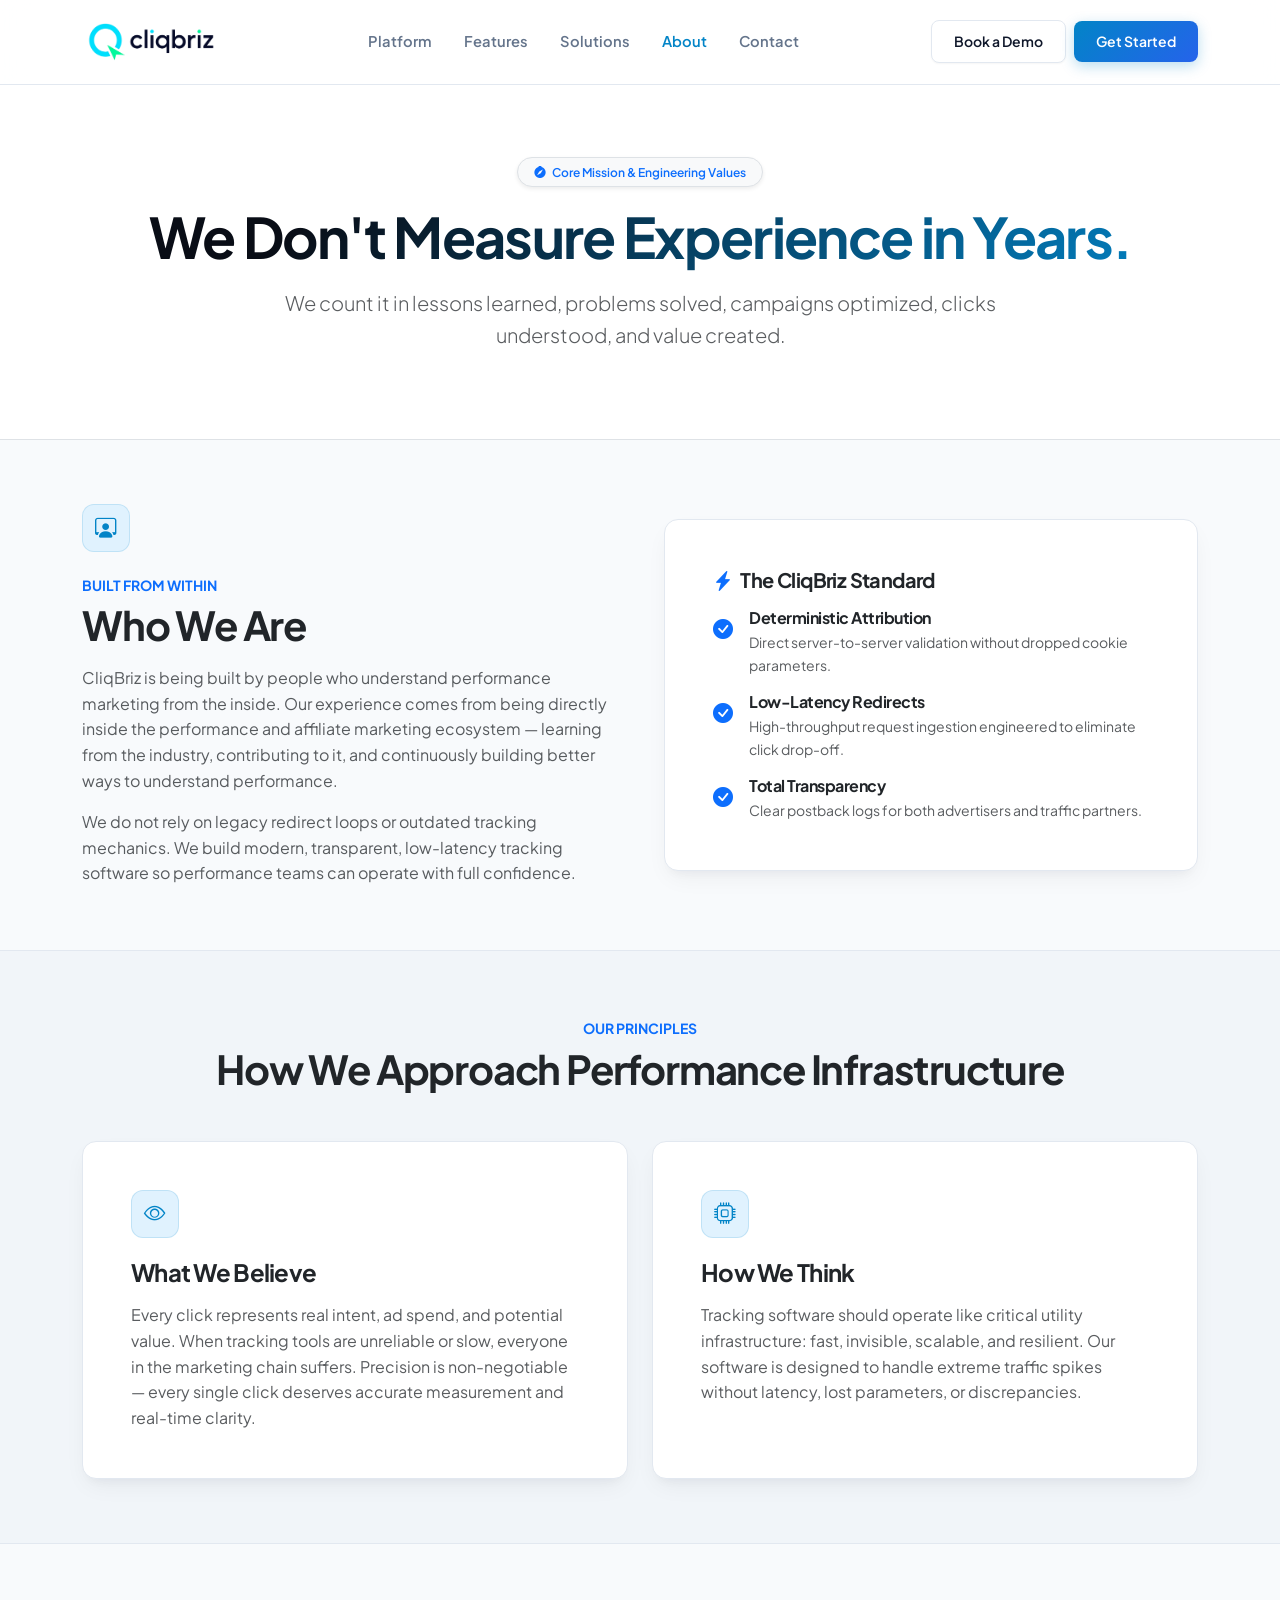
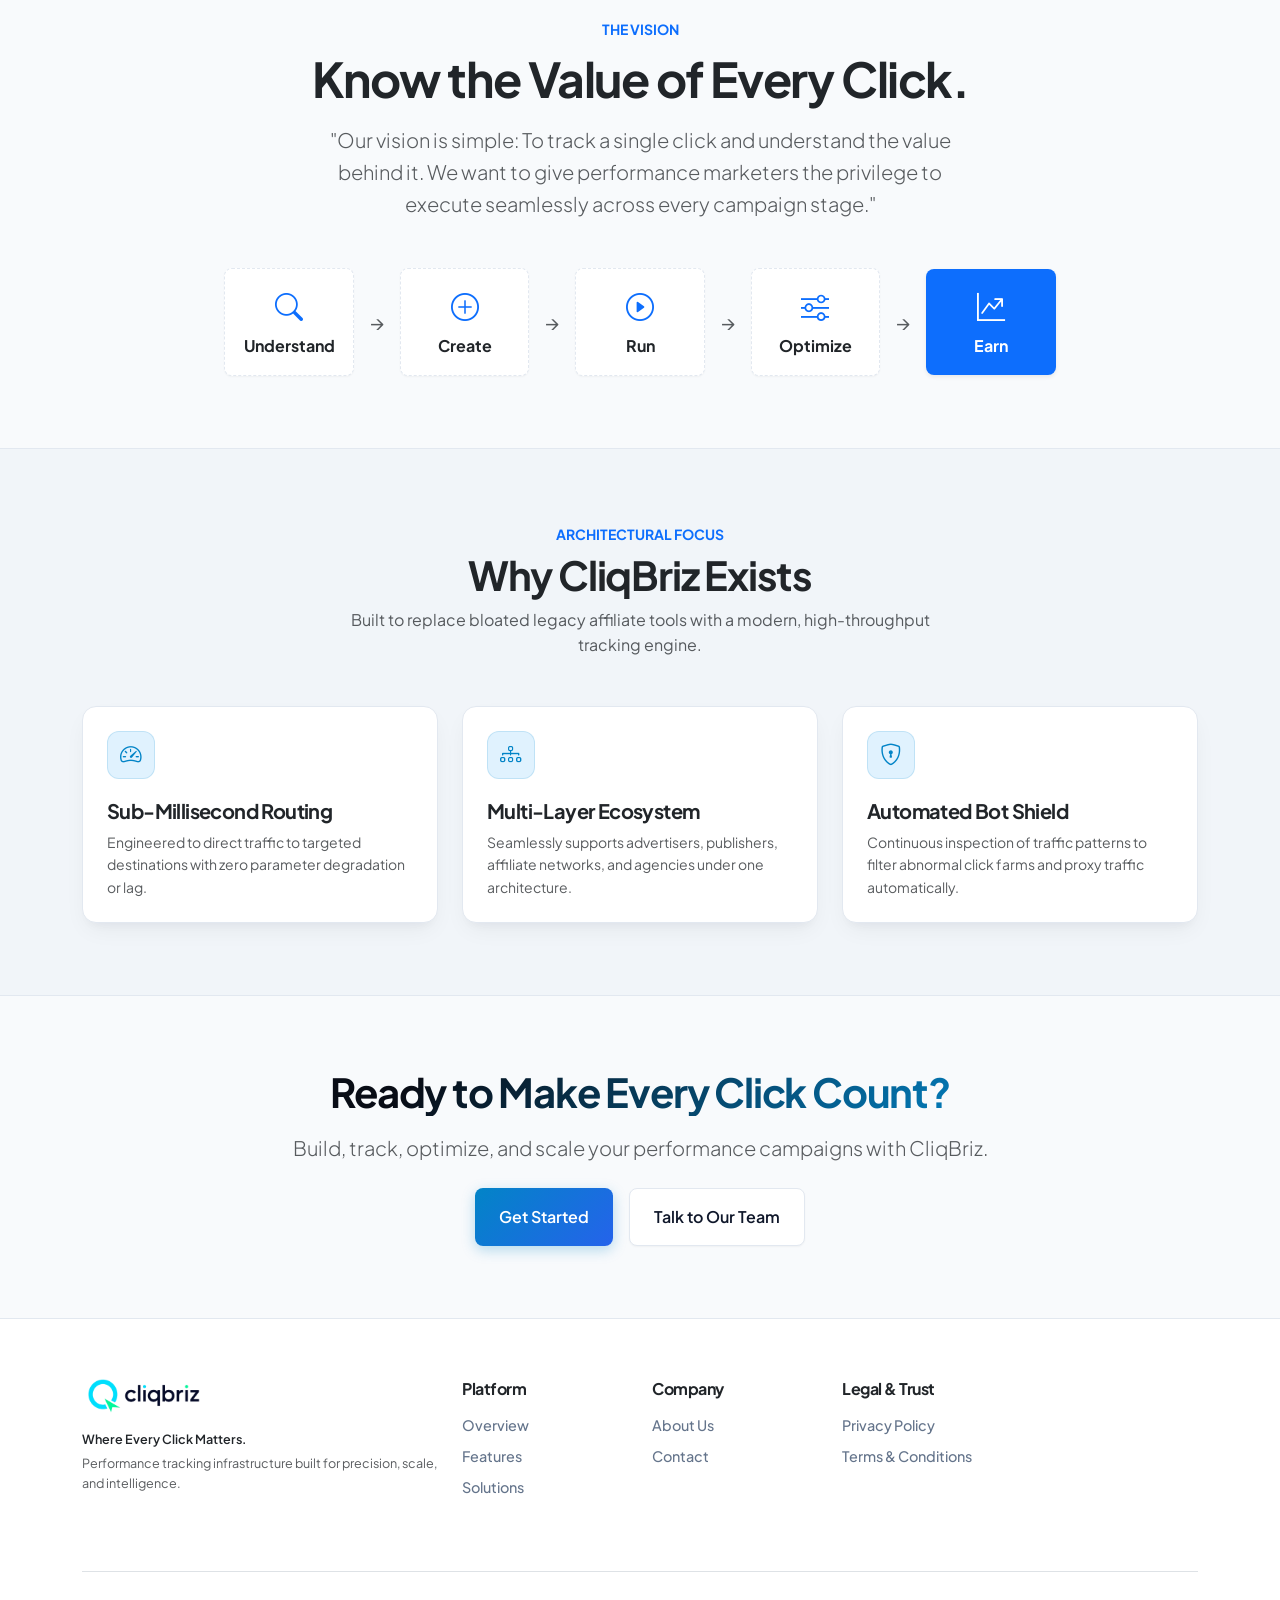
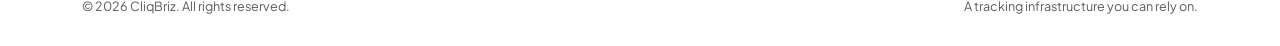
<file: cliqbriz/about.html>
<!DOCTYPE html>
<html lang="en">
<head>
  <meta charset="UTF-8">
  <meta name="viewport" content="width=device-width, initial-scale=1.0">
  <title>About Us — Our Philosophy & Vision | CliqBriz</title>
  
  <!-- CDNs -->
  <link rel="preconnect" href="https://fonts.googleapis.com">
  <link rel="preconnect" href="https://fonts.gstatic.com" crossorigin>
  <link href="https://fonts.googleapis.com/css2?family=Plus+Jakarta+Sans:wght@400;500;600;700;800&family=JetBrains+Mono:wght@400;500&display=swap" rel="stylesheet">
  <link href="https://cdn.jsdelivr.net/npm/bootstrap@5.3.3/dist/css/bootstrap.min.css" rel="stylesheet">
  <link rel="stylesheet" href="https://cdn.jsdelivr.net/npm/bootstrap-icons@1.11.3/font/bootstrap-icons.min.css">
  
  <!-- Shared Light Stylesheet -->
  <link rel="stylesheet" href="css/style.css">
</head>
<body>

  <!-- Sticky Navbar -->
  <nav class="navbar navbar-expand-lg navbar-custom sticky-top">
    <div class="container">
      <a class="navbar-brand d-flex align-items-center" href="index.html">
        <img src="assets/images/cliqbriz-logo.png" alt="CliqBriz Logo" onerror="this.outerHTML='<span class=\'fw-bold fs-4 text-dark\'>Cliq<span class=\'text-gradient-cyan\'>Briz</span></span>'">
      </a>
      <button class="navbar-toggler border-0" type="button" data-bs-toggle="collapse" data-bs-target="#navContent" aria-controls="navContent" aria-expanded="false" aria-label="Toggle navigation">
        <i class="bi bi-list fs-2 text-dark"></i>
      </button>
      <div class="collapse navbar-collapse" id="navContent">
        <ul class="navbar-nav mx-auto mb-2 mb-lg-0">
          <li class="nav-item"><a class="nav-link" href="index.html">Platform</a></li>
          <li class="nav-item"><a class="nav-link" href="features.html">Features</a></li>
          <li class="nav-item"><a class="nav-link" href="solutions.html">Solutions</a></li>
          <li class="nav-item"><a class="nav-link active" href="about.html">About</a></li>
          <li class="nav-item"><a class="nav-link" href="contact.html">Contact</a></li>
        </ul>
        <div class="d-flex align-items-center gap-2">
          <a href="contact.html" class="btn btn-outline-cb btn-sm">Book a Demo</a>
          <a href="contact.html" class="btn btn-primary-cb btn-sm">Get Started</a>
        </div>
      </div>
    </div>
  </nav>

  <!-- Page Header -->
  <header class="py-5 text-center bg-white border-bottom border-subtle">
    <div class="container py-lg-4">
      <span class="badge rounded-pill bg-light border border-subtle shadow-sm mb-3 px-3 py-2 text-primary fw-semibold">
        <i class="bi bi-compass-fill me-1"></i> Core Mission & Engineering Values
      </span>
      <h1 class="display-4 fw-bold text-gradient mb-3">We Don't Measure Experience in Years.</h1>
      <p class="lead text-muted mx-auto" style="max-width: 760px;">
        We count it in lessons learned, problems solved, campaigns optimized, clicks understood, and value created.
      </p>
    </div>
  </header>

  <!-- Section 1: Who We Are -->
  <section class="py-5">
    <div class="container py-lg-3">
      <div class="row align-items-center g-5">
        <div class="col-lg-6">
          <div class="cb-icon-box"><i class="bi bi-person-workspace"></i></div>
          <span class="text-primary fw-bold small text-uppercase">Built From Within</span>
          <h2 class="display-6 fw-bold text-dark mt-1 mb-3">Who We Are</h2>
          <p class="text-muted">
            CliqBriz is being built by people who understand performance marketing from the inside. Our experience comes from being directly inside the performance and affiliate marketing ecosystem — learning from the industry, contributing to it, and continuously building better ways to understand performance.
          </p>
          <p class="text-muted mb-0">
            We do not rely on legacy redirect loops or outdated tracking mechanics. We build modern, transparent, low-latency tracking software so performance teams can operate with full confidence.
          </p>
        </div>
        <div class="col-lg-6">
          <div class="cb-card p-4 p-md-5">
            <h5 class="fw-bold text-dark mb-3"><i class="bi bi-lightning-charge-fill text-primary me-2"></i>The CliqBriz Standard</h5>
            <div class="d-flex flex-column gap-3">
              <div class="d-flex align-items-start gap-3">
                <i class="bi bi-check-circle-fill text-primary fs-5 mt-1"></i>
                <div>
                  <h6 class="fw-bold text-dark mb-1">Deterministic Attribution</h6>
                  <p class="small text-muted mb-0">Direct server-to-server validation without dropped cookie parameters.</p>
                </div>
              </div>
              <div class="d-flex align-items-start gap-3">
                <i class="bi bi-check-circle-fill text-primary fs-5 mt-1"></i>
                <div>
                  <h6 class="fw-bold text-dark mb-1">Low-Latency Redirects</h6>
                  <p class="small text-muted mb-0">High-throughput request ingestion engineered to eliminate click drop-off.</p>
                </div>
              </div>
              <div class="d-flex align-items-start gap-3">
                <i class="bi bi-check-circle-fill text-primary fs-5 mt-1"></i>
                <div>
                  <h6 class="fw-bold text-dark mb-1">Total Transparency</h6>
                  <p class="small text-muted mb-0">Clear postback logs for both advertisers and traffic partners.</p>
                </div>
              </div>
            </div>
          </div>
        </div>
      </div>
    </div>
  </section>

  <!-- Section 2: What We Believe & How We Think -->
  <section class="py-5 section-alt">
    <div class="container py-lg-3">
      <div class="text-center mb-5">
        <span class="text-primary fw-bold small text-uppercase">Our Principles</span>
        <h2 class="display-6 fw-bold text-dark mt-1">How We Approach Performance Infrastructure</h2>
      </div>

      <div class="row g-4">
        <div class="col-md-6">
          <div class="cb-card p-4 p-md-5 bg-white h-100">
            <div class="cb-icon-box"><i class="bi bi-eye"></i></div>
            <h4 class="fw-bold text-dark mb-3">What We Believe</h4>
            <p class="text-muted mb-0">
              Every click represents real intent, ad spend, and potential value. When tracking tools are unreliable or slow, everyone in the marketing chain suffers. Precision is non-negotiable — every single click deserves accurate measurement and real-time clarity.
            </p>
          </div>
        </div>
        <div class="col-md-6">
          <div class="cb-card p-4 p-md-5 bg-white h-100">
            <div class="cb-icon-box"><i class="bi bi-cpu"></i></div>
            <h4 class="fw-bold text-dark mb-3">How We Think</h4>
            <p class="text-muted mb-0">
              Tracking software should operate like critical utility infrastructure: fast, invisible, scalable, and resilient. Our software is designed to handle extreme traffic spikes without latency, lost parameters, or discrepancies.
            </p>
          </div>
        </div>
      </div>
    </div>
  </section>

  <!-- Section 3: Our Vision (Interactive Pipeline Flow) -->
  <section class="py-5">
    <div class="container py-lg-4 text-center">
      <div class="row justify-content-center">
        <div class="col-lg-9">
          <span class="text-primary fw-bold small text-uppercase">The Vision</span>
          <h2 class="display-5 fw-bold text-dark mt-2 mb-3">Know the Value of Every Click.</h2>
          <p class="lead text-muted mx-auto mb-5" style="max-width: 680px;">
            "Our vision is simple: To track a single click and understand the value behind it. We want to give performance marketers the privilege to execute seamlessly across every campaign stage."
          </p>

          <!-- 5-Step Value Flow -->
          <div class="row g-3 justify-content-center align-items-center">
            <div class="col-6 col-md">
              <div class="journey-node p-3 bg-white">
                <div class="text-primary fs-3 mb-1"><i class="bi bi-search"></i></div>
                <div class="fw-bold text-dark">Understand</div>
              </div>
            </div>
            <div class="col-auto d-none d-md-block text-muted fs-5">&rarr;</div>
            <div class="col-6 col-md">
              <div class="journey-node p-3 bg-white">
                <div class="text-primary fs-3 mb-1"><i class="bi bi-plus-circle"></i></div>
                <div class="fw-bold text-dark">Create</div>
              </div>
            </div>
            <div class="col-auto d-none d-md-block text-muted fs-5">&rarr;</div>
            <div class="col-6 col-md">
              <div class="journey-node p-3 bg-white">
                <div class="text-primary fs-3 mb-1"><i class="bi bi-play-circle"></i></div>
                <div class="fw-bold text-dark">Run</div>
              </div>
            </div>
            <div class="col-auto d-none d-md-block text-muted fs-5">&rarr;</div>
            <div class="col-6 col-md">
              <div class="journey-node p-3 bg-white">
                <div class="text-primary fs-3 mb-1"><i class="bi bi-sliders"></i></div>
                <div class="fw-bold text-dark">Optimize</div>
              </div>
            </div>
            <div class="col-auto d-none d-md-block text-muted fs-5">&rarr;</div>
            <div class="col-6 col-md">
              <div class="journey-node p-3 bg-primary text-white border-0 shadow-sm">
                <div class="text-white fs-3 mb-1"><i class="bi bi-graph-up-arrow"></i></div>
                <div class="fw-bold text-white">Earn</div>
              </div>
            </div>
          </div>

        </div>
      </div>
    </div>
  </section>

  <!-- Section 4: Why CliqBriz -->
  <section class="py-5 section-alt">
    <div class="container py-lg-4">
      <div class="text-center mb-5">
        <span class="text-primary fw-bold small text-uppercase">Architectural Focus</span>
        <h2 class="display-6 fw-bold text-dark mt-1">Why CliqBriz Exists</h2>
        <p class="text-muted mx-auto" style="max-width: 600px;">
          Built to replace bloated legacy affiliate tools with a modern, high-throughput tracking engine.
        </p>
      </div>

      <div class="row g-4">
        <div class="col-md-4">
          <div class="cb-card p-4 bg-white h-100">
            <div class="cb-icon-box"><i class="bi bi-speedometer2"></i></div>
            <h5 class="fw-bold text-dark">Sub-Millisecond Routing</h5>
            <p class="text-muted small mb-0">Engineered to direct traffic to targeted destinations with zero parameter degradation or lag.</p>
          </div>
        </div>
        <div class="col-md-4">
          <div class="cb-card p-4 bg-white h-100">
            <div class="cb-icon-box"><i class="bi bi-diagram-3"></i></div>
            <h5 class="fw-bold text-dark">Multi-Layer Ecosystem</h5>
            <p class="text-muted small mb-0">Seamlessly supports advertisers, publishers, affiliate networks, and agencies under one architecture.</p>
          </div>
        </div>
        <div class="col-md-4">
          <div class="cb-card p-4 bg-white h-100">
            <div class="cb-icon-box"><i class="bi bi-shield-lock"></i></div>
            <h5 class="fw-bold text-dark">Automated Bot Shield</h5>
            <p class="text-muted small mb-0">Continuous inspection of traffic patterns to filter abnormal click farms and proxy traffic automatically.</p>
          </div>
        </div>
      </div>
    </div>
  </section>

  <!-- Final CTA Strip -->
  <section class="py-5 text-center position-relative">
    <div class="container py-lg-4">
      <div class="row justify-content-center">
        <div class="col-lg-8">
          <h2 class="display-6 fw-bold mb-3 text-gradient">Ready to Make Every Click Count?</h2>
          <p class="lead text-muted mb-4">
            Build, track, optimize, and scale your performance campaigns with CliqBriz.
          </p>
          <div class="d-flex flex-wrap justify-content-center gap-3">
            <a href="contact.html" class="btn btn-primary-cb px-4 py-3">Get Started</a>
            <a href="contact.html" class="btn btn-outline-cb px-4 py-3">Talk to Our Team</a>
          </div>
        </div>
      </div>
    </div>
  </section>

  <!-- Complete Multi-Column Footer -->
  <footer class="footer-custom">
    <div class="container">
      <div class="row g-4 mb-5">
        <div class="col-lg-4">
          <img src="assets/images/cliqbriz-logo.png" alt="CliqBriz Logo" class="mb-3" style="max-height: 34px;" onerror="this.outerHTML='<h5 class=\'fw-bold text-dark mb-3\'>Cliq<span class=\'text-gradient-cyan\'>Briz</span></h5>'">
          <p class="text-dark fw-semibold small mb-1">Where Every Click Matters.</p>
          <p class="text-muted small">Performance tracking infrastructure built for precision, scale, and intelligence.</p>
        </div>
        <div class="col-6 col-lg-2">
          <h6 class="fw-bold text-dark mb-3">Platform</h6>
          <ul class="list-unstyled">
            <li><a href="index.html" class="footer-link">Overview</a></li>
            <li><a href="features.html" class="footer-link">Features</a></li>
            <li><a href="solutions.html" class="footer-link">Solutions</a></li>
          </ul>
        </div>
        <div class="col-6 col-lg-2">
          <h6 class="fw-bold text-dark mb-3">Company</h6>
          <ul class="list-unstyled">
            <li><a href="about.html" class="footer-link">About Us</a></li>
            <li><a href="contact.html" class="footer-link">Contact</a></li>
          </ul>
        </div>
        <div class="col-12 col-lg-4">
          <h6 class="fw-bold text-dark mb-3">Legal & Trust</h6>
          <ul class="list-unstyled">
            <li><a href="privacy-policy.html" class="footer-link">Privacy Policy</a></li>
            <li><a href="terms.html" class="footer-link">Terms & Conditions</a></li>
          </ul>
        </div>
      </div>
      <div class="d-flex flex-wrap justify-content-between align-items-center pt-4 border-top border-subtle text-muted small">
        <div>&copy; 2026 CliqBriz. All rights reserved.</div>
        <div><span class="text-muted">A tracking infrastructure you can rely on.</span></div>
      </div>
    </div>
  </footer>

  <!-- Bootstrap 5 Bundle JS -->
  <script src="https://cdn.jsdelivr.net/npm/bootstrap@5.3.3/dist/js/bootstrap.bundle.min.js"></script>
  <script src="js/script.js"></script>
</body>
</html>
</file>
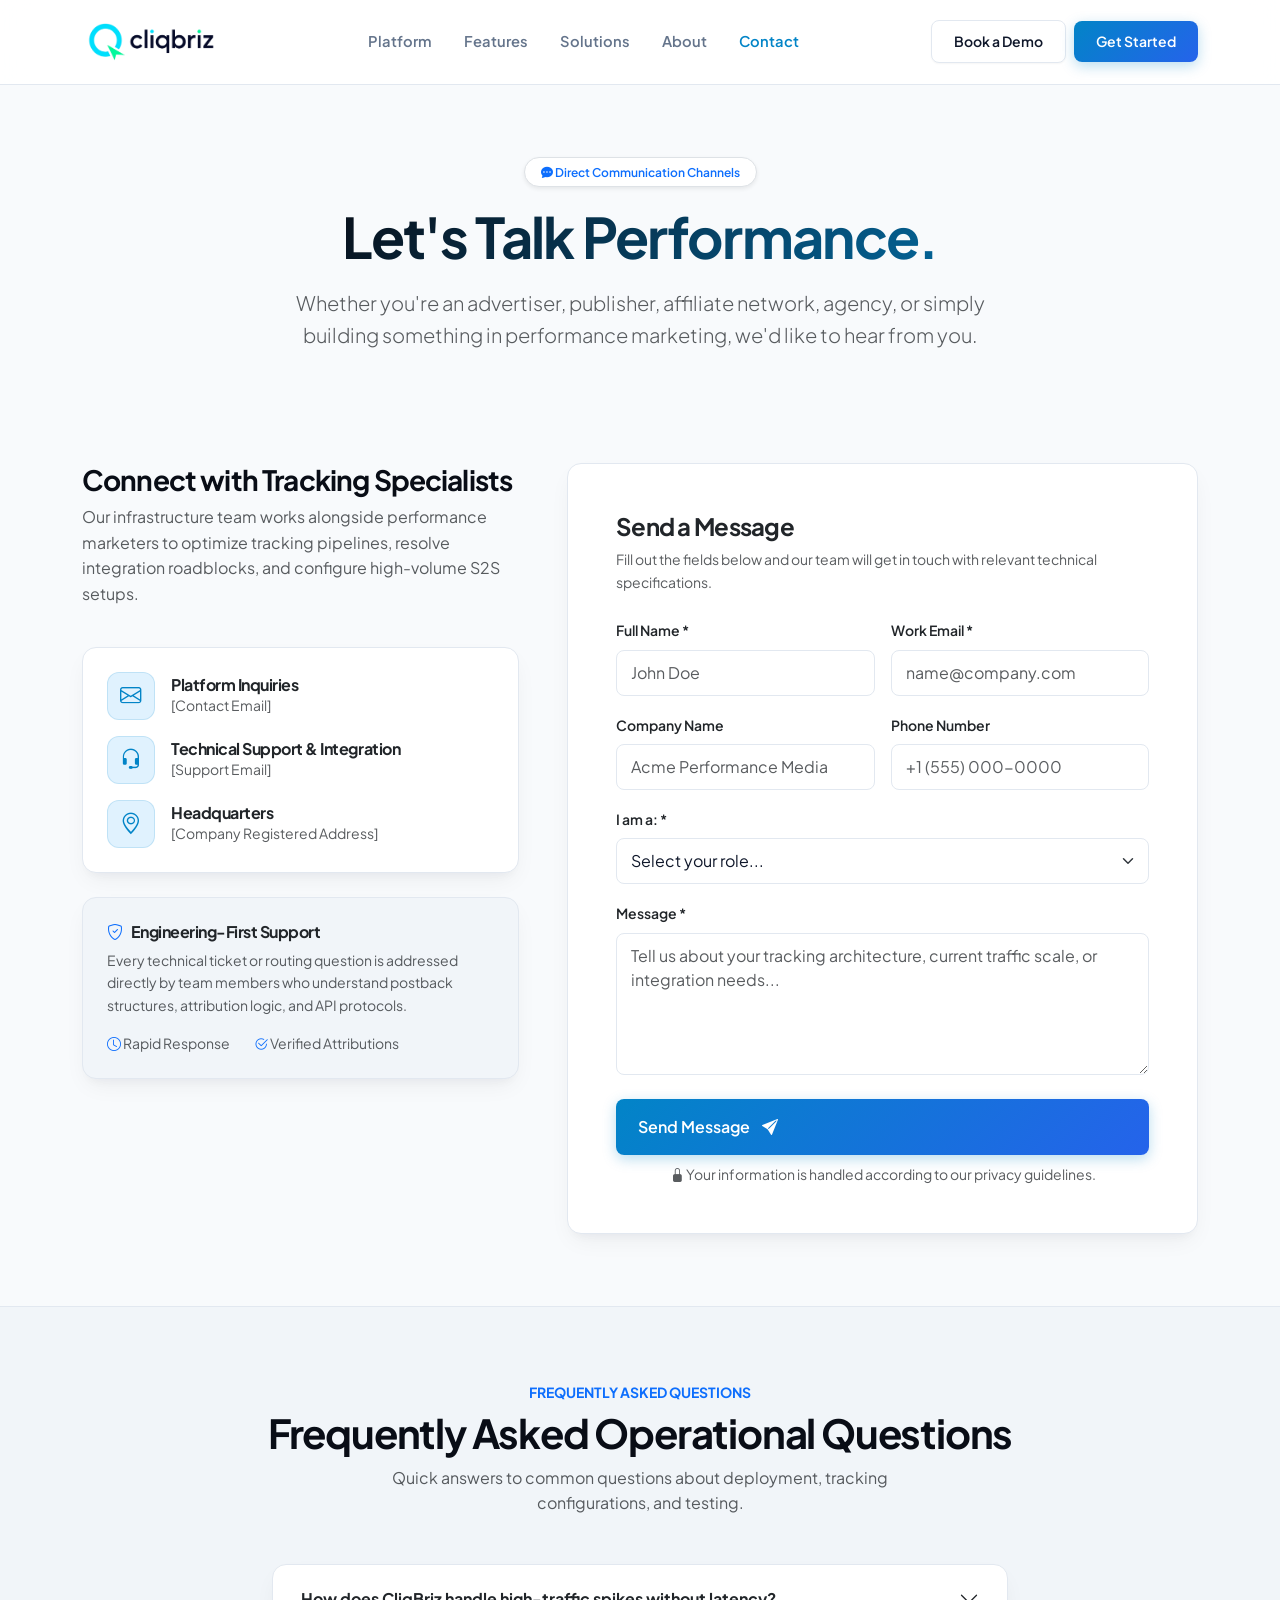
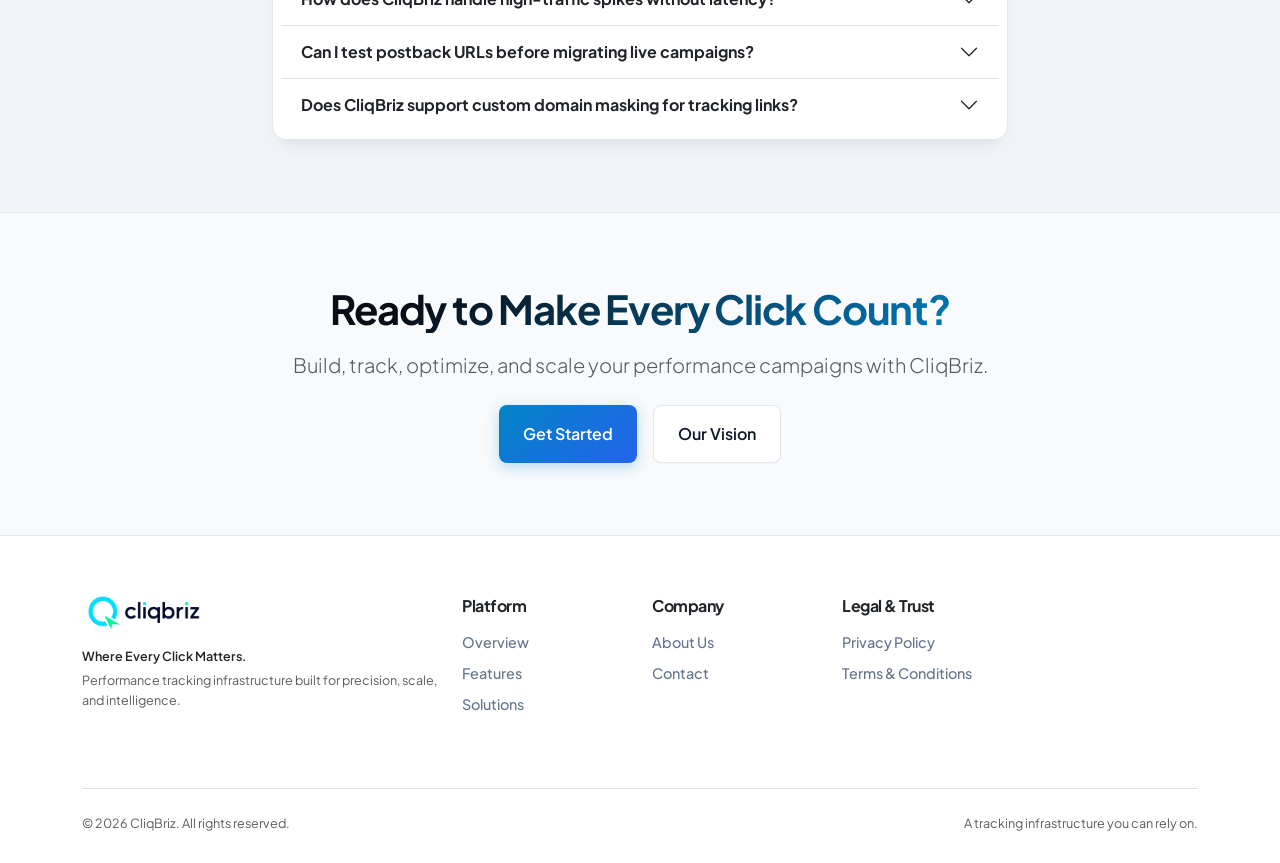
<file: cliqbriz/contact.html>
<!DOCTYPE html>
<html lang="en">
<head>
  <meta charset="UTF-8">
  <meta name="viewport" content="width=device-width, initial-scale=1.0">
  <title>Contact Us — Let's Talk Performance | CliqBriz</title>
  
  <!-- CDNs -->
  <link rel="preconnect" href="https://fonts.googleapis.com">
  <link rel="preconnect" href="https://fonts.gstatic.com" crossorigin>
  <link href="https://fonts.googleapis.com/css2?family=Plus+Jakarta+Sans:wght@400;500;600;700;800&family=JetBrains+Mono:wght@400;500&display=swap" rel="stylesheet">
  <link href="https://cdn.jsdelivr.net/npm/bootstrap@5.3.3/dist/css/bootstrap.min.css" rel="stylesheet">
  <link rel="stylesheet" href="https://cdn.jsdelivr.net/npm/bootstrap-icons@1.11.3/font/bootstrap-icons.min.css">
  
  <!-- Custom Light Stylesheet -->
  <link rel="stylesheet" href="css/style.css">
</head>
<body>

  <!-- Sticky Navbar -->
  <nav class="navbar navbar-expand-lg navbar-custom sticky-top">
    <div class="container">
      <a class="navbar-brand d-flex align-items-center" href="index.html">
        <img src="assets/images/cliqbriz-logo.png" alt="CliqBriz Logo" onerror="this.outerHTML='<span class=\'fw-bold fs-4 text-dark\'>Cliq<span class=\'text-gradient-cyan\'>Briz</span></span>'">
      </a>
      <button class="navbar-toggler border-0" type="button" data-bs-toggle="collapse" data-bs-target="#navContent" aria-controls="navContent" aria-expanded="false" aria-label="Toggle navigation">
        <i class="bi bi-list fs-2 text-dark"></i>
      </button>
      <div class="collapse navbar-collapse" id="navContent">
        <ul class="navbar-nav mx-auto mb-2 mb-lg-0">
          <li class="nav-item"><a class="nav-link" href="index.html">Platform</a></li>
          <li class="nav-item"><a class="nav-link" href="features.html">Features</a></li>
          <li class="nav-item"><a class="nav-link" href="solutions.html">Solutions</a></li>
          <li class="nav-item"><a class="nav-link" href="about.html">About</a></li>
          <li class="nav-item"><a class="nav-link active" href="contact.html">Contact</a></li>
        </ul>
        <div class="d-flex align-items-center gap-2">
          <a href="contact.html" class="btn btn-outline-cb btn-sm">Book a Demo</a>
          <a href="contact.html" class="btn btn-primary-cb btn-sm">Get Started</a>
        </div>
      </div>
    </div>
  </nav>

  <!-- Page Header -->
  <header class="py-5 text-center">
    <div class="container py-lg-4">
      <span class="badge rounded-pill bg-white border border-subtle shadow-sm mb-3 px-3 py-2 text-primary fw-semibold">
        <i class="bi bi-chat-dots-fill"></i> Direct Communication Channels
      </span>
      <h1 class="display-4 fw-bold text-gradient mb-3">Let's Talk Performance.</h1>
      <p class="lead text-muted mx-auto" style="max-width: 720px;">
        Whether you're an advertiser, publisher, affiliate network, agency, or simply building something in performance marketing, we'd like to hear from you.
      </p>
    </div>
  </header>

  <!-- Contact Section: Form & Information Hub -->
  <section class="py-4">
    <div class="container">
      <div class="row g-5">
        
        <!-- Left Column: Context, Dedicated Channels & SLAs -->
        <div class="col-lg-5">
          <div class="d-flex flex-column gap-4">
            
            <div>
              <h3 class="fw-bold mb-2">Connect with Tracking Specialists</h3>
              <p class="text-muted">
                Our infrastructure team works alongside performance marketers to optimize tracking pipelines, resolve integration roadblocks, and configure high-volume S2S setups.
              </p>
            </div>

            <!-- Contact Information Cards -->
            <div class="cb-card p-4">
              <div class="d-flex align-items-center gap-3 mb-3">
                <div class="cb-icon-box mb-0"><i class="bi bi-envelope"></i></div>
                <div>
                  <h6 class="fw-bold text-dark mb-0">Platform Inquiries</h6>
                  <p class="text-muted small mb-0">[Contact Email]</p>
                </div>
              </div>

              <div class="d-flex align-items-center gap-3 mb-3">
                <div class="cb-icon-box mb-0"><i class="bi bi-headset"></i></div>
                <div>
                  <h6 class="fw-bold text-dark mb-0">Technical Support & Integration</h6>
                  <p class="text-muted small mb-0">[Support Email]</p>
                </div>
              </div>

              <div class="d-flex align-items-center gap-3">
                <div class="cb-icon-box mb-0"><i class="bi bi-geo-alt"></i></div>
                <div>
                  <h6 class="fw-bold text-dark mb-0">Headquarters</h6>
                  <p class="text-muted small mb-0">[Company Registered Address]</p>
                </div>
              </div>
            </div>

            <!-- Reliability & Support Commitment -->
            <div class="cb-card p-4 section-alt">
              <h6 class="fw-bold text-dark mb-2"><i class="bi bi-shield-check text-primary me-2"></i>Engineering-First Support</h6>
              <p class="small text-muted mb-3">
                Every technical ticket or routing question is addressed directly by team members who understand postback structures, attribution logic, and API protocols.
              </p>
              <div class="d-flex align-items-center gap-4 text-muted small">
                <div><i class="bi bi-clock text-primary"></i> Rapid Response</div>
                <div><i class="bi bi-check2-circle text-primary"></i> Verified Attributions</div>
              </div>
            </div>

          </div>
        </div>

        <!-- Right Column: Interactive Validation Form -->
        <div class="col-lg-7">
          <div class="cb-card p-4 p-md-5">
            
            <div class="mb-4">
              <h4 class="fw-bold text-dark">Send a Message</h4>
              <p class="text-muted small">Fill out the fields below and our team will get in touch with relevant technical specifications.</p>
            </div>

            <!-- Client Success Feedback Block -->
            <div id="formSuccessMessage" class="d-none text-center py-5">
              <div class="cb-icon-box mx-auto mb-3" style="width: 60px; height: 60px; font-size: 2rem;">
                <i class="bi bi-check-circle text-primary"></i>
              </div>
              <h3 class="fw-bold text-dark mb-2">Thanks! Your message has been received.</h3>
              <p class="text-muted mb-0">We'll get back to you shortly.</p>
            </div>

            <!-- Contact Form -->
            <form id="cliqbrizContactForm" class="needs-validation" novalidate>
              <div class="row g-3">
                
                <div class="col-md-6">
                  <label class="form-label small fw-semibold text-dark">Full Name *</label>
                  <input type="text" class="form-control" required placeholder="John Doe">
                  <div class="invalid-feedback">Please provide your name.</div>
                </div>

                <div class="col-md-6">
                  <label class="form-label small fw-semibold text-dark">Work Email *</label>
                  <input type="email" class="form-control" required placeholder="name@company.com">
                  <div class="invalid-feedback">Please provide a valid work email.</div>
                </div>

                <div class="col-md-6">
                  <label class="form-label small fw-semibold text-dark">Company Name</label>
                  <input type="text" class="form-control" placeholder="Acme Performance Media">
                </div>

                <div class="col-md-6">
                  <label class="form-label small fw-semibold text-dark">Phone Number</label>
                  <input type="tel" class="form-control" placeholder="+1 (555) 000-0000">
                </div>

                <div class="col-12">
                  <label class="form-label small fw-semibold text-dark">I am a: *</label>
                  <select class="form-select" required>
                    <option value="" selected disabled>Select your role...</option>
                    <option value="Advertiser">Advertiser</option>
                    <option value="Publisher">Publisher</option>
                    <option value="Affiliate Network">Affiliate Network</option>
                    <option value="Agency">Agency</option>
                    <option value="Other">Other</option>
                  </select>
                  <div class="invalid-feedback">Please select your primary operational role.</div>
                </div>

                <div class="col-12">
                  <label class="form-label small fw-semibold text-dark">Message *</label>
                  <textarea class="form-control" rows="5" required placeholder="Tell us about your tracking architecture, current traffic scale, or integration needs..."></textarea>
                  <div class="invalid-feedback">Please include your message.</div>
                </div>

                <div class="col-12 mt-4">
                  <button type="submit" class="btn btn-primary-cb w-100 py-3">
                    Send Message <i class="bi bi-send-fill ms-1"></i>
                  </button>
                  <p class="text-center text-muted small mt-2 mb-0">
                    <i class="bi bi-lock-fill"></i> Your information is handled according to our privacy guidelines.
                  </p>
                </div>

              </div>
            </form>

          </div>
        </div>

      </div>
    </div>
  </section>

  <!-- FAQ Accordion Section -->
  <section class="py-5 section-alt mt-5">
    <div class="container py-lg-4">
      <div class="text-center mb-5 fade-in-up">
        <span class="text-primary fw-bold small text-uppercase">Frequently Asked Questions</span>
        <h2 class="display-6 fw-bold mt-1">Frequently Asked Operational Questions</h2>
        <p class="text-muted mx-auto" style="max-width: 600px;">
          Quick answers to common questions about deployment, tracking configurations, and testing.
        </p>
      </div>

      <div class="row justify-content-center">
        <div class="col-lg-8">
          <div class="accordion accordion-flush cb-card p-2" id="contactFaqAccordion">
            
            <div class="accordion-item bg-transparent border-bottom border-subtle">
              <h2 class="accordion-header" id="faqHeadingOne">
                <button class="accordion-button collapsed bg-transparent fw-bold text-dark" type="button" data-bs-toggle="collapse" data-bs-target="#faqCollapseOne" aria-expanded="false" aria-controls="faqCollapseOne">
                  How does CliqBriz handle high-traffic spikes without latency?
                </button>
              </h2>
              <div id="faqCollapseOne" class="accordion-collapse collapse" aria-labelledby="faqHeadingOne" data-bs-parent="#contactFaqAccordion">
                <div class="accordion-body text-muted small">
                  CliqBriz utilizes an asynchronous deterministic ingestion architecture built to handle hundreds of thousands of requests per second across global edge nodes, eliminating dropped attribution tokens and redirect lag.
                </div>
              </div>
            </div>

            <div class="accordion-item bg-transparent border-bottom border-subtle">
              <h2 class="accordion-header" id="faqHeadingTwo">
                <button class="accordion-button collapsed bg-transparent fw-bold text-dark" type="button" data-bs-toggle="collapse" data-bs-target="#faqCollapseTwo" aria-expanded="false" aria-controls="faqCollapseTwo">
                  Can I test postback URLs before migrating live campaigns?
                </button>
              </h2>
              <div id="faqCollapseTwo" class="accordion-collapse collapse" aria-labelledby="faqHeadingTwo" data-bs-parent="#contactFaqAccordion">
                <div class="accordion-body text-muted small">
                  Yes. The platform includes a dedicated Postback Testing Console that simulates incoming conversions, validates token delivery, and records exact server responses in real time.
                </div>
              </div>
            </div>

            <div class="accordion-item bg-transparent">
              <h2 class="accordion-header" id="faqHeadingThree">
                <button class="accordion-button collapsed bg-transparent fw-bold text-dark" type="button" data-bs-toggle="collapse" data-bs-target="#faqCollapseThree" aria-expanded="false" aria-controls="faqCollapseThree">
                  Does CliqBriz support custom domain masking for tracking links?
                </button>
              </h2>
              <div id="faqCollapseThree" class="accordion-collapse collapse" aria-labelledby="faqHeadingThree" data-bs-parent="#contactFaqAccordion">
                <div class="accordion-body text-muted small">
                  Yes. You can attach your own custom tracking and postback domains with automated SSL generation to maintain your brand consistency across all partner traffic.
                </div>
              </div>
            </div>

          </div>
        </div>
      </div>
    </div>
  </section>

  <!-- Final CTA Strip -->
  <section class="py-5 text-center position-relative">
    <div class="container py-lg-4">
      <div class="row justify-content-center">
        <div class="col-lg-8 fade-in-up">
          <h2 class="display-6 fw-bold mb-3 text-gradient">Ready to Make Every Click Count?</h2>
          <p class="lead text-muted mb-4">
            Build, track, optimize, and scale your performance campaigns with CliqBriz.
          </p>
          <div class="d-flex flex-wrap justify-content-center gap-3">
            <a href="contact.html" class="btn btn-primary-cb px-4 py-3">Get Started</a>
            <a href="about.html" class="btn btn-outline-cb px-4 py-3">Our Vision</a>
          </div>
        </div>
      </div>
    </div>
  </section>

  <!-- Complete Multi-Column Footer -->
  <footer class="footer-custom">
    <div class="container">
      <div class="row g-4 mb-5">
        <div class="col-lg-4">
          <img src="assets/images/cliqbriz-logo.png" alt="CliqBriz Logo" class="mb-3" style="max-height: 34px;" onerror="this.outerHTML='<h5 class=\'fw-bold text-dark mb-3\'>Cliq<span class=\'text-gradient-cyan\'>Briz</span></h5>'">
          <p class="text-dark fw-semibold small mb-1">Where Every Click Matters.</p>
          <p class="text-muted small">Performance tracking infrastructure built for precision, scale, and intelligence.</p>
        </div>
        <div class="col-6 col-lg-2">
          <h6 class="fw-bold text-dark mb-3">Platform</h6>
          <ul class="list-unstyled">
            <li><a href="index.html" class="footer-link">Overview</a></li>
            <li><a href="features.html" class="footer-link">Features</a></li>
            <li><a href="solutions.html" class="footer-link">Solutions</a></li>
          </ul>
        </div>
        <div class="col-6 col-lg-2">
          <h6 class="fw-bold text-dark mb-3">Company</h6>
          <ul class="list-unstyled">
            <li><a href="about.html" class="footer-link">About Us</a></li>
            <li><a href="contact.html" class="footer-link">Contact</a></li>
          </ul>
        </div>
        <div class="col-12 col-lg-4">
          <h6 class="fw-bold text-dark mb-3">Legal & Trust</h6>
          <ul class="list-unstyled">
            <li><a href="privacy-policy.html" class="footer-link">Privacy Policy</a></li>
            <li><a href="terms.html" class="footer-link">Terms & Conditions</a></li>
          </ul>
        </div>
      </div>
      <div class="d-flex flex-wrap justify-content-between align-items-center pt-4 border-top border-subtle text-muted small">
        <div>&copy; 2026 CliqBriz. All rights reserved.</div>
        <div><span class="text-muted">A tracking infrastructure you can rely on.</span></div>
      </div>
    </div>
  </footer>

  <!-- Scripts -->
  <script src="https://cdn.jsdelivr.net/npm/bootstrap@5.3.3/dist/js/bootstrap.bundle.min.js"></script>
  <script src="js/script.js"></script>
</body>
</html>
</file>
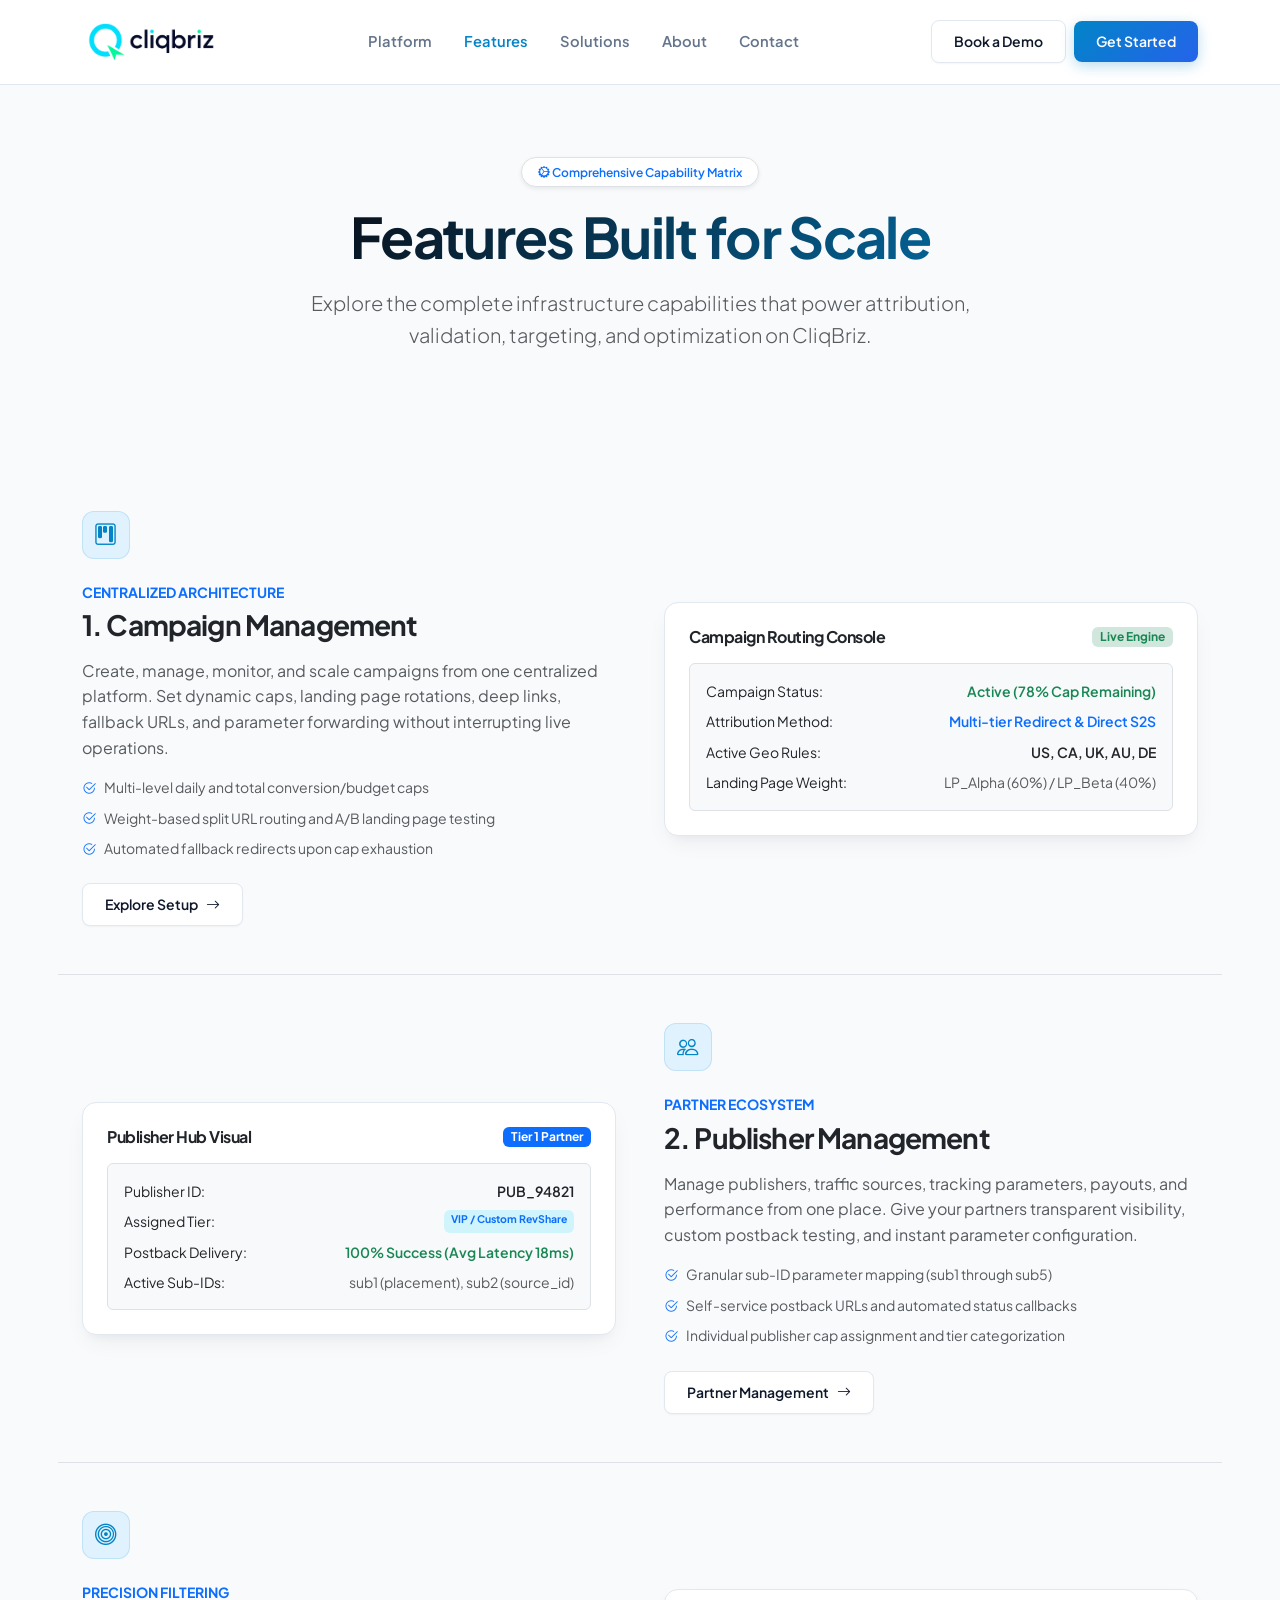
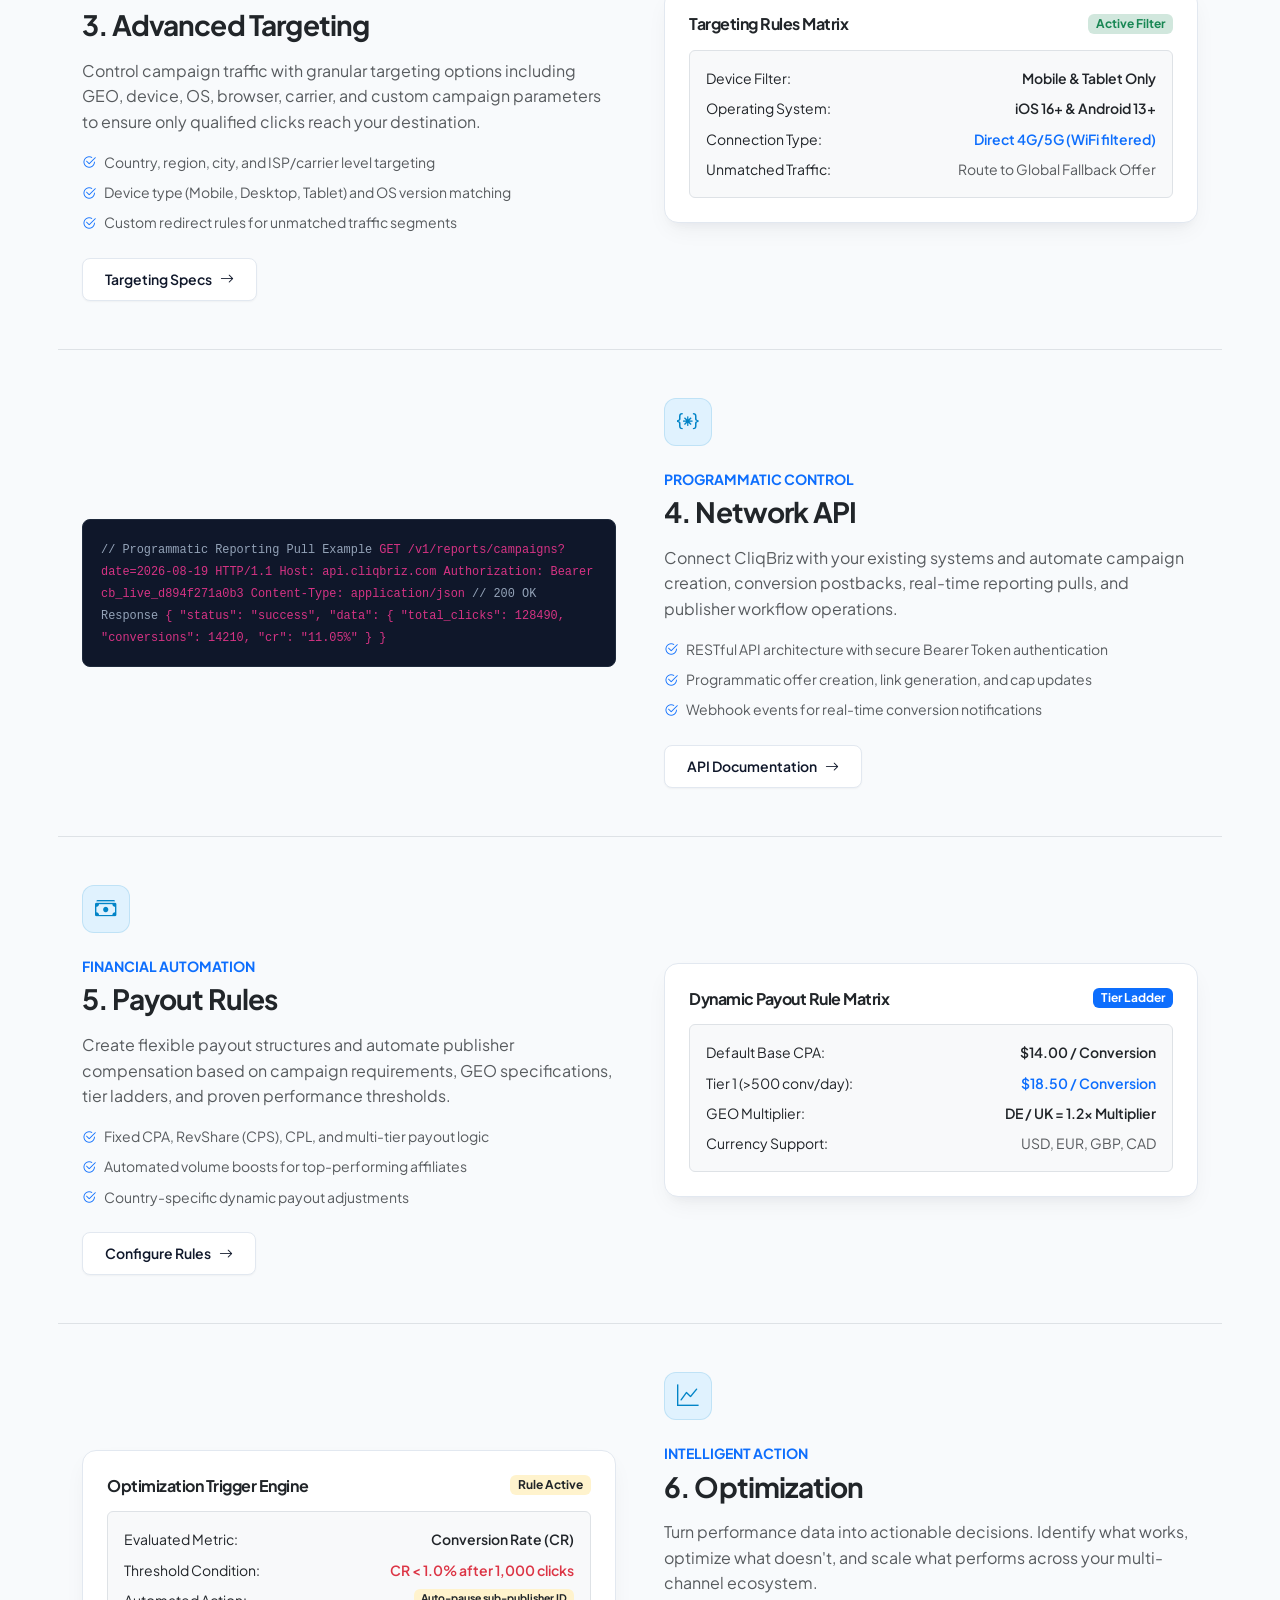
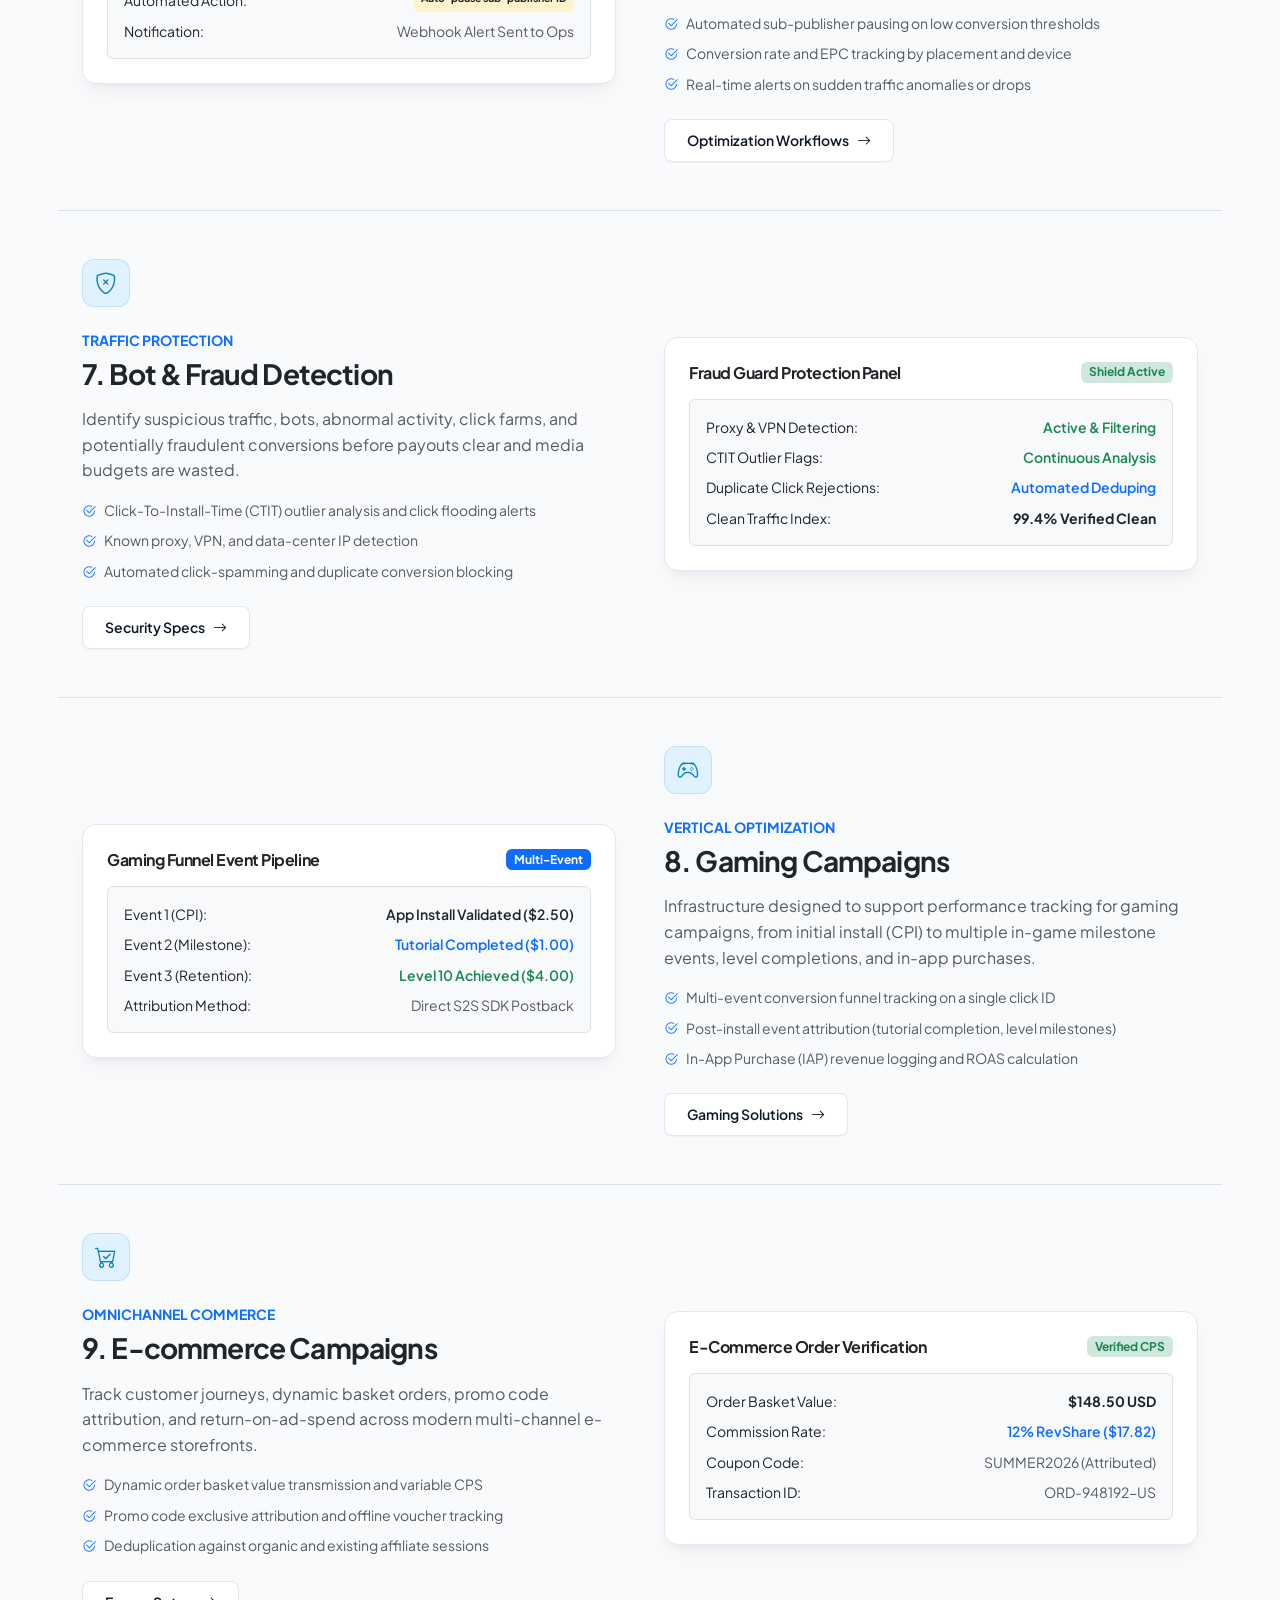
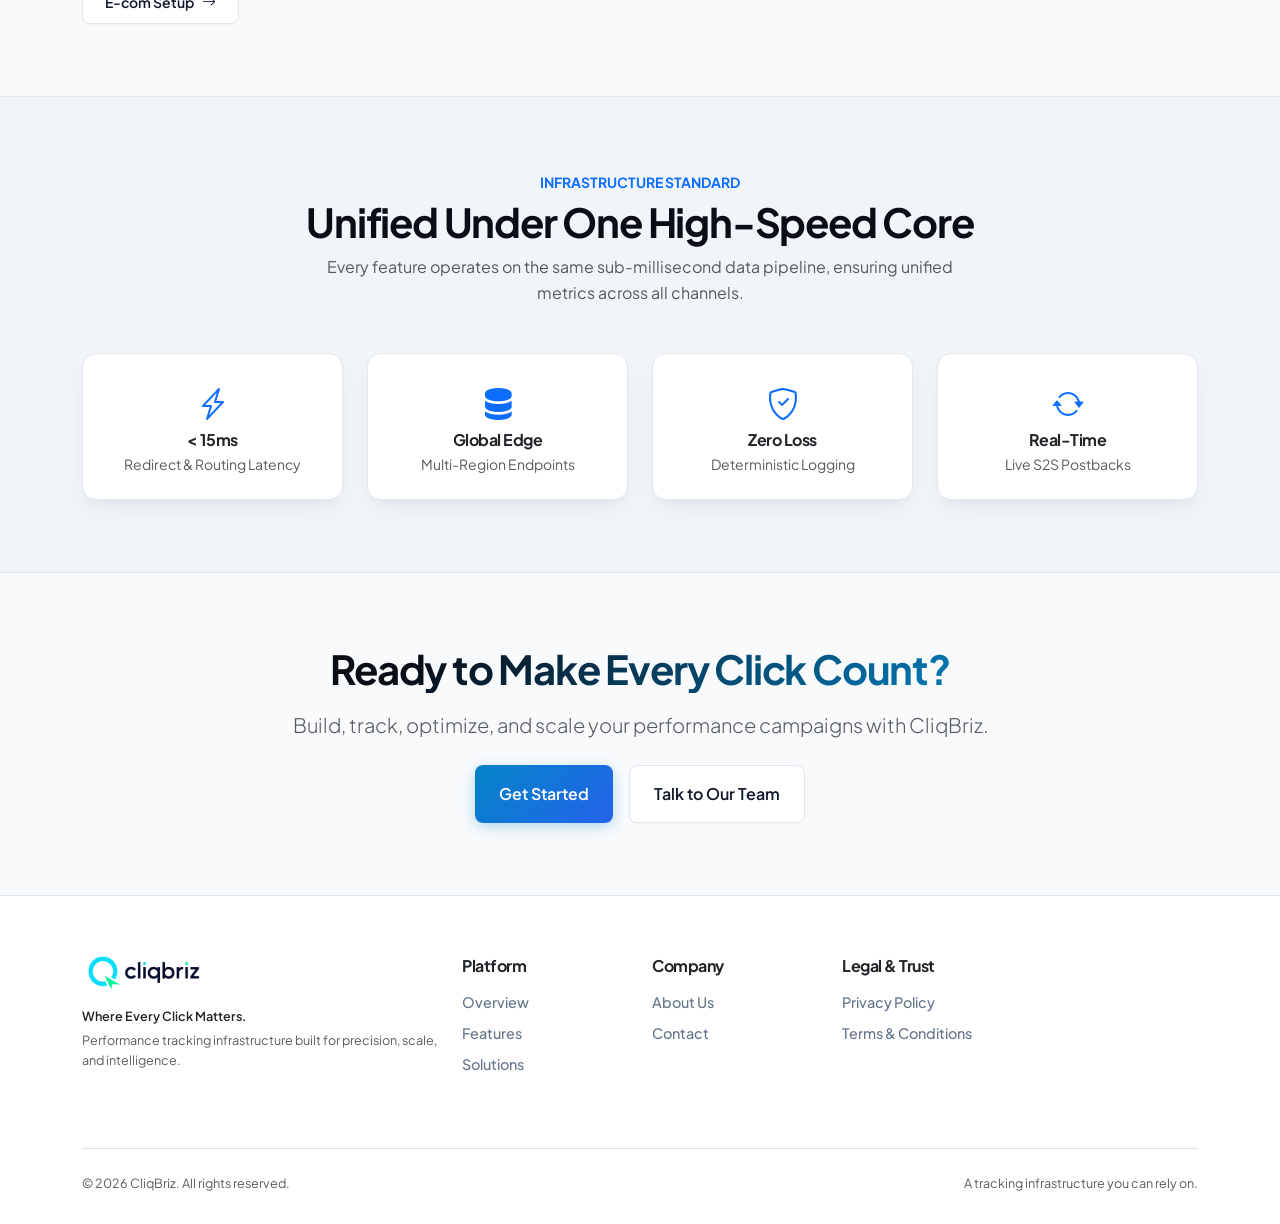
<file: cliqbriz/features.html>
<!DOCTYPE html>
<html lang="en">
<head>
  <meta charset="UTF-8">
  <meta name="viewport" content="width=device-width, initial-scale=1.0">
  <title>Features — CliqBriz Performance Tracking Infrastructure</title>
  
  <!-- CDNs -->
  <link rel="preconnect" href="https://fonts.googleapis.com">
  <link rel="preconnect" href="https://fonts.gstatic.com" crossorigin>
  <link href="https://fonts.googleapis.com/css2?family=Plus+Jakarta+Sans:wght@400;500;600;700;800&family=JetBrains+Mono:wght@400;500&display=swap" rel="stylesheet">
  <link href="https://cdn.jsdelivr.net/npm/bootstrap@5.3.3/dist/css/bootstrap.min.css" rel="stylesheet">
  <link rel="stylesheet" href="https://cdn.jsdelivr.net/npm/bootstrap-icons@1.11.3/font/bootstrap-icons.min.css">
  
  <!-- Custom Light Stylesheet -->
  <link rel="stylesheet" href="css/style.css">
</head>
<body>

  <!-- Sticky Navbar -->
  <nav class="navbar navbar-expand-lg navbar-custom sticky-top">
    <div class="container">
      <a class="navbar-brand d-flex align-items-center" href="index.html">
        <img src="assets/images/cliqbriz-logo.png" alt="CliqBriz Logo" onerror="this.outerHTML='<span class=\'fw-bold fs-4 text-dark\'>Cliq<span class=\'text-gradient-cyan\'>Briz</span></span>'">
      </a>
      <button class="navbar-toggler border-0" type="button" data-bs-toggle="collapse" data-bs-target="#navContent" aria-controls="navContent" aria-expanded="false" aria-label="Toggle navigation">
        <i class="bi bi-list fs-2 text-dark"></i>
      </button>
      <div class="collapse navbar-collapse" id="navContent">
        <ul class="navbar-nav mx-auto mb-2 mb-lg-0">
          <li class="nav-item"><a class="nav-link" href="index.html">Platform</a></li>
          <li class="nav-item"><a class="nav-link active" href="features.html">Features</a></li>
          <li class="nav-item"><a class="nav-link" href="solutions.html">Solutions</a></li>
          <li class="nav-item"><a class="nav-link" href="about.html">About</a></li>
          <li class="nav-item"><a class="nav-link" href="contact.html">Contact</a></li>
        </ul>
        <div class="d-flex align-items-center gap-2">
          <a href="contact.html" class="btn btn-outline-cb btn-sm">Book a Demo</a>
          <a href="contact.html" class="btn btn-primary-cb btn-sm">Get Started</a>
        </div>
      </div>
    </div>
  </nav>

  <!-- Page Header -->
  <header class="py-5 text-center">
    <div class="container py-lg-4">
      <span class="badge rounded-pill bg-white border border-subtle shadow-sm mb-3 px-3 py-2 text-primary fw-semibold">
        <i class="bi bi-gear-wide-connected"></i> Comprehensive Capability Matrix
      </span>
      <h1 class="display-4 fw-bold text-gradient mb-3">Features Built for Scale</h1>
      <p class="lead text-muted mx-auto" style="max-width: 720px;">
        Explore the complete infrastructure capabilities that power attribution, validation, targeting, and optimization on CliqBriz.
      </p>
    </div>
  </header>

  <!-- Alternating Feature Deep-Dives -->
  <section class="py-4">
    <div class="container">
      
      <!-- Feature 1: Campaign Management -->
      <div class="row align-items-center g-5 py-5 border-bottom border-subtle">
        <div class="col-lg-6">
          <div class="cb-icon-box"><i class="bi bi-kanban"></i></div>
          <span class="text-primary fw-bold small text-uppercase">Centralized Architecture</span>
          <h3 class="fw-bold text-dark mt-1 mb-3">1. Campaign Management</h3>
          <p class="text-muted">
            Create, manage, monitor, and scale campaigns from one centralized platform. Set dynamic caps, landing page rotations, deep links, fallback URLs, and parameter forwarding without interrupting live operations.
          </p>
          <ul class="list-unstyled text-muted small mb-4">
            <li class="mb-2"><i class="bi bi-check2-circle text-primary me-2"></i>Multi-level daily and total conversion/budget caps</li>
            <li class="mb-2"><i class="bi bi-check2-circle text-primary me-2"></i>Weight-based split URL routing and A/B landing page testing</li>
            <li><i class="bi bi-check2-circle text-primary me-2"></i>Automated fallback redirects upon cap exhaustion</li>
          </ul>
          <a href="contact.html" class="btn btn-outline-cb btn-sm">Explore Setup <i class="bi bi-arrow-right"></i></a>
        </div>
        <div class="col-lg-6">
          <div class="cb-card p-4">
            <div class="d-flex justify-content-between align-items-center mb-3">
              <h6 class="fw-bold text-dark mb-0">Campaign Routing Console</h6>
              <span class="badge bg-success-subtle text-success">Live Engine</span>
            </div>
            <div class="p-3 bg-light rounded border border-subtle small text-dark">
              <div class="d-flex justify-content-between mb-2">
                <span>Campaign Status:</span>
                <span class="text-success fw-semibold">Active (78% Cap Remaining)</span>
              </div>
              <div class="d-flex justify-content-between mb-2">
                <span>Attribution Method:</span>
                <span class="text-primary fw-semibold">Multi-tier Redirect & Direct S2S</span>
              </div>
              <div class="d-flex justify-content-between mb-2">
                <span>Active Geo Rules:</span>
                <span class="text-dark fw-semibold">US, CA, UK, AU, DE</span>
              </div>
              <div class="d-flex justify-content-between">
                <span>Landing Page Weight:</span>
                <span class="text-muted">LP_Alpha (60%) / LP_Beta (40%)</span>
              </div>
            </div>
          </div>
        </div>
      </div>

      <!-- Feature 2: Publisher Management -->
      <div class="row align-items-center g-5 py-5 border-bottom border-subtle flex-lg-row-reverse">
        <div class="col-lg-6">
          <div class="cb-icon-box"><i class="bi bi-people"></i></div>
          <span class="text-primary fw-bold small text-uppercase">Partner Ecosystem</span>
          <h3 class="fw-bold text-dark mt-1 mb-3">2. Publisher Management</h3>
          <p class="text-muted">
            Manage publishers, traffic sources, tracking parameters, payouts, and performance from one place. Give your partners transparent visibility, custom postback testing, and instant parameter configuration.
          </p>
          <ul class="list-unstyled text-muted small mb-4">
            <li class="mb-2"><i class="bi bi-check2-circle text-primary me-2"></i>Granular sub-ID parameter mapping (sub1 through sub5)</li>
            <li class="mb-2"><i class="bi bi-check2-circle text-primary me-2"></i>Self-service postback URLs and automated status callbacks</li>
            <li><i class="bi bi-check2-circle text-primary me-2"></i>Individual publisher cap assignment and tier categorization</li>
          </ul>
          <a href="contact.html" class="btn btn-outline-cb btn-sm">Partner Management <i class="bi bi-arrow-right"></i></a>
        </div>
        <div class="col-lg-6">
          <div class="cb-card p-4">
            <div class="d-flex justify-content-between align-items-center mb-3">
              <h6 class="fw-bold text-dark mb-0">Publisher Hub Visual</h6>
              <span class="badge bg-primary text-white">Tier 1 Partner</span>
            </div>
            <div class="p-3 bg-light rounded border border-subtle small text-dark">
              <div class="d-flex justify-content-between mb-2">
                <span>Publisher ID:</span>
                <span class="fw-semibold">PUB_94821</span>
              </div>
              <div class="d-flex justify-content-between mb-2">
                <span>Assigned Tier:</span>
                <span class="badge bg-info-subtle text-primary">VIP / Custom RevShare</span>
              </div>
              <div class="d-flex justify-content-between mb-2">
                <span>Postback Delivery:</span>
                <span class="text-success fw-semibold">100% Success (Avg Latency 18ms)</span>
              </div>
              <div class="d-flex justify-content-between">
                <span>Active Sub-IDs:</span>
                <span class="text-muted">sub1 (placement), sub2 (source_id)</span>
              </div>
            </div>
          </div>
        </div>
      </div>

      <!-- Feature 3: Advanced Targeting -->
      <div class="row align-items-center g-5 py-5 border-bottom border-subtle">
        <div class="col-lg-6">
          <div class="cb-icon-box"><i class="bi bi-bullseye"></i></div>
          <span class="text-primary fw-bold small text-uppercase">Precision Filtering</span>
          <h3 class="fw-bold text-dark mt-1 mb-3">3. Advanced Targeting</h3>
          <p class="text-muted">
            Control campaign traffic with granular targeting options including GEO, device, OS, browser, carrier, and custom campaign parameters to ensure only qualified clicks reach your destination.
          </p>
          <ul class="list-unstyled text-muted small mb-4">
            <li class="mb-2"><i class="bi bi-check2-circle text-primary me-2"></i>Country, region, city, and ISP/carrier level targeting</li>
            <li class="mb-2"><i class="bi bi-check2-circle text-primary me-2"></i>Device type (Mobile, Desktop, Tablet) and OS version matching</li>
            <li><i class="bi bi-check2-circle text-primary me-2"></i>Custom redirect rules for unmatched traffic segments</li>
          </ul>
          <a href="contact.html" class="btn btn-outline-cb btn-sm">Targeting Specs <i class="bi bi-arrow-right"></i></a>
        </div>
        <div class="col-lg-6">
          <div class="cb-card p-4">
            <div class="d-flex justify-content-between align-items-center mb-3">
              <h6 class="fw-bold text-dark mb-0">Targeting Rules Matrix</h6>
              <span class="badge bg-success-subtle text-success">Active Filter</span>
            </div>
            <div class="p-3 bg-light rounded border border-subtle small text-dark">
              <div class="d-flex justify-content-between mb-2">
                <span>Device Filter:</span>
                <span class="text-dark fw-semibold">Mobile & Tablet Only</span>
              </div>
              <div class="d-flex justify-content-between mb-2">
                <span>Operating System:</span>
                <span class="text-dark fw-semibold">iOS 16+ & Android 13+</span>
              </div>
              <div class="d-flex justify-content-between mb-2">
                <span>Connection Type:</span>
                <span class="text-primary fw-semibold">Direct 4G/5G (WiFi filtered)</span>
              </div>
              <div class="d-flex justify-content-between">
                <span>Unmatched Traffic:</span>
                <span class="text-muted">Route to Global Fallback Offer</span>
              </div>
            </div>
          </div>
        </div>
      </div>

      <!-- Feature 4: Network API -->
      <div class="row align-items-center g-5 py-5 border-bottom border-subtle flex-lg-row-reverse">
        <div class="col-lg-6">
          <div class="cb-icon-box"><i class="bi bi-braces-asterisk"></i></div>
          <span class="text-primary fw-bold small text-uppercase">Programmatic Control</span>
          <h3 class="fw-bold text-dark mt-1 mb-3">4. Network API</h3>
          <p class="text-muted">
            Connect CliqBriz with your existing systems and automate campaign creation, conversion postbacks, real-time reporting pulls, and publisher workflow operations.
          </p>
          <ul class="list-unstyled text-muted small mb-4">
            <li class="mb-2"><i class="bi bi-check2-circle text-primary me-2"></i>RESTful API architecture with secure Bearer Token authentication</li>
            <li class="mb-2"><i class="bi bi-check2-circle text-primary me-2"></i>Programmatic offer creation, link generation, and cap updates</li>
            <li><i class="bi bi-check2-circle text-primary me-2"></i>Webhook events for real-time conversion notifications</li>
          </ul>
          <a href="contact.html" class="btn btn-outline-cb btn-sm">API Documentation <i class="bi bi-arrow-right"></i></a>
        </div>
        <div class="col-lg-6">
          <div class="code-preview">
            <code>
<span style="color: #94a3b8;">// Programmatic Reporting Pull Example</span>
GET /v1/reports/campaigns?date=2026-08-19 HTTP/1.1
Host: api.cliqbriz.com
Authorization: Bearer cb_live_d894f271a0b3
Content-Type: application/json

<span style="color: #94a3b8;">// 200 OK Response</span>
{
  "status": "success",
  "data": {
    "total_clicks": 128490,
    "conversions": 14210,
    "cr": "11.05%"
  }
}
            </code>
          </div>
        </div>
      </div>

      <!-- Feature 5: Payout Rules -->
      <div class="row align-items-center g-5 py-5 border-bottom border-subtle">
        <div class="col-lg-6">
          <div class="cb-icon-box"><i class="bi bi-cash-stack"></i></div>
          <span class="text-primary fw-bold small text-uppercase">Financial Automation</span>
          <h3 class="fw-bold text-dark mt-1 mb-3">5. Payout Rules</h3>
          <p class="text-muted">
            Create flexible payout structures and automate publisher compensation based on campaign requirements, GEO specifications, tier ladders, and proven performance thresholds.
          </p>
          <ul class="list-unstyled text-muted small mb-4">
            <li class="mb-2"><i class="bi bi-check2-circle text-primary me-2"></i>Fixed CPA, RevShare (CPS), CPL, and multi-tier payout logic</li>
            <li class="mb-2"><i class="bi bi-check2-circle text-primary me-2"></i>Automated volume boosts for top-performing affiliates</li>
            <li><i class="bi bi-check2-circle text-primary me-2"></i>Country-specific dynamic payout adjustments</li>
          </ul>
          <a href="contact.html" class="btn btn-outline-cb btn-sm">Configure Rules <i class="bi bi-arrow-right"></i></a>
        </div>
        <div class="col-lg-6">
          <div class="cb-card p-4">
            <div class="d-flex justify-content-between align-items-center mb-3">
              <h6 class="fw-bold text-dark mb-0">Dynamic Payout Rule Matrix</h6>
              <span class="badge bg-primary text-white">Tier Ladder</span>
            </div>
            <div class="p-3 bg-light rounded border border-subtle small text-dark">
              <div class="d-flex justify-content-between mb-2">
                <span>Default Base CPA:</span>
                <span class="fw-semibold">$14.00 / Conversion</span>
              </div>
              <div class="d-flex justify-content-between mb-2">
                <span>Tier 1 (>500 conv/day):</span>
                <span class="text-primary fw-semibold">$18.50 / Conversion</span>
              </div>
              <div class="d-flex justify-content-between mb-2">
                <span>GEO Multiplier:</span>
                <span class="text-dark fw-semibold">DE / UK = 1.2x Multiplier</span>
              </div>
              <div class="d-flex justify-content-between">
                <span>Currency Support:</span>
                <span class="text-muted">USD, EUR, GBP, CAD</span>
              </div>
            </div>
          </div>
        </div>
      </div>

      <!-- Feature 6: Optimization -->
      <div class="row align-items-center g-5 py-5 border-bottom border-subtle flex-lg-row-reverse">
        <div class="col-lg-6">
          <div class="cb-icon-box"><i class="bi bi-graph-up"></i></div>
          <span class="text-primary fw-bold small text-uppercase">Intelligent Action</span>
          <h3 class="fw-bold text-dark mt-1 mb-3">6. Optimization</h3>
          <p class="text-muted">
            Turn performance data into actionable decisions. Identify what works, optimize what doesn't, and scale what performs across your multi-channel ecosystem.
          </p>
          <ul class="list-unstyled text-muted small mb-4">
            <li class="mb-2"><i class="bi bi-check2-circle text-primary me-2"></i>Automated sub-publisher pausing on low conversion thresholds</li>
            <li class="mb-2"><i class="bi bi-check2-circle text-primary me-2"></i>Conversion rate and EPC tracking by placement and device</li>
            <li><i class="bi bi-check2-circle text-primary me-2"></i>Real-time alerts on sudden traffic anomalies or drops</li>
          </ul>
          <a href="contact.html" class="btn btn-outline-cb btn-sm">Optimization Workflows <i class="bi bi-arrow-right"></i></a>
        </div>
        <div class="col-lg-6">
          <div class="cb-card p-4">
            <div class="d-flex justify-content-between align-items-center mb-3">
              <h6 class="fw-bold text-dark mb-0">Optimization Trigger Engine</h6>
              <span class="badge bg-warning-subtle text-dark">Rule Active</span>
            </div>
            <div class="p-3 bg-light rounded border border-subtle small text-dark">
              <div class="d-flex justify-content-between mb-2">
                <span>Evaluated Metric:</span>
                <span class="text-dark fw-semibold">Conversion Rate (CR)</span>
              </div>
              <div class="d-flex justify-content-between mb-2">
                <span>Threshold Condition:</span>
                <span class="text-danger fw-semibold">CR &lt; 1.0% after 1,000 clicks</span>
              </div>
              <div class="d-flex justify-content-between mb-2">
                <span>Automated Action:</span>
                <span class="badge bg-warning-subtle text-dark">Auto-pause sub-publisher ID</span>
              </div>
              <div class="d-flex justify-content-between">
                <span>Notification:</span>
                <span class="text-muted">Webhook Alert Sent to Ops</span>
              </div>
            </div>
          </div>
        </div>
      </div>

      <!-- Feature 7: Bot & Fraud Detection -->
      <div class="row align-items-center g-5 py-5 border-bottom border-subtle">
        <div class="col-lg-6">
          <div class="cb-icon-box"><i class="bi bi-shield-x"></i></div>
          <span class="text-primary fw-bold small text-uppercase">Traffic Protection</span>
          <h3 class="fw-bold text-dark mt-1 mb-3">7. Bot & Fraud Detection</h3>
          <p class="text-muted">
            Identify suspicious traffic, bots, abnormal activity, click farms, and potentially fraudulent conversions before payouts clear and media budgets are wasted.
          </p>
          <ul class="list-unstyled text-muted small mb-4">
            <li class="mb-2"><i class="bi bi-check2-circle text-primary me-2"></i>Click-To-Install-Time (CTIT) outlier analysis and click flooding alerts</li>
            <li class="mb-2"><i class="bi bi-check2-circle text-primary me-2"></i>Known proxy, VPN, and data-center IP detection</li>
            <li><i class="bi bi-check2-circle text-primary me-2"></i>Automated click-spamming and duplicate conversion blocking</li>
          </ul>
          <a href="contact.html" class="btn btn-outline-cb btn-sm">Security Specs <i class="bi bi-arrow-right"></i></a>
        </div>
        <div class="col-lg-6">
          <div class="cb-card p-4">
            <div class="d-flex justify-content-between align-items-center mb-3">
              <h6 class="fw-bold text-dark mb-0">Fraud Guard Protection Panel</h6>
              <span class="badge bg-success-subtle text-success">Shield Active</span>
            </div>
            <div class="p-3 bg-light rounded border border-subtle small text-dark">
              <div class="d-flex justify-content-between mb-2">
                <span>Proxy & VPN Detection:</span>
                <span class="text-success fw-semibold">Active & Filtering</span>
              </div>
              <div class="d-flex justify-content-between mb-2">
                <span>CTIT Outlier Flags:</span>
                <span class="text-success fw-semibold">Continuous Analysis</span>
              </div>
              <div class="d-flex justify-content-between mb-2">
                <span>Duplicate Click Rejections:</span>
                <span class="text-primary fw-semibold">Automated Deduping</span>
              </div>
              <div class="d-flex justify-content-between">
                <span>Clean Traffic Index:</span>
                <span class="text-dark fw-bold">99.4% Verified Clean</span>
              </div>
            </div>
          </div>
        </div>
      </div>

      <!-- Feature 8: Gaming Campaigns -->
      <div class="row align-items-center g-5 py-5 border-bottom border-subtle flex-lg-row-reverse">
        <div class="col-lg-6">
          <div class="cb-icon-box"><i class="bi bi-controller"></i></div>
          <span class="text-primary fw-bold small text-uppercase">Vertical Optimization</span>
          <h3 class="fw-bold text-dark mt-1 mb-3">8. Gaming Campaigns</h3>
          <p class="text-muted">
            Infrastructure designed to support performance tracking for gaming campaigns, from initial install (CPI) to multiple in-game milestone events, level completions, and in-app purchases.
          </p>
          <ul class="list-unstyled text-muted small mb-4">
            <li class="mb-2"><i class="bi bi-check2-circle text-primary me-2"></i>Multi-event conversion funnel tracking on a single click ID</li>
            <li class="mb-2"><i class="bi bi-check2-circle text-primary me-2"></i>Post-install event attribution (tutorial completion, level milestones)</li>
            <li><i class="bi bi-check2-circle text-primary me-2"></i>In-App Purchase (IAP) revenue logging and ROAS calculation</li>
          </ul>
          <a href="contact.html" class="btn btn-outline-cb btn-sm">Gaming Solutions <i class="bi bi-arrow-right"></i></a>
        </div>
        <div class="col-lg-6">
          <div class="cb-card p-4">
            <div class="d-flex justify-content-between align-items-center mb-3">
              <h6 class="fw-bold text-dark mb-0">Gaming Funnel Event Pipeline</h6>
              <span class="badge bg-primary text-white">Multi-Event</span>
            </div>
            <div class="p-3 bg-light rounded border border-subtle small text-dark">
              <div class="d-flex justify-content-between mb-2">
                <span>Event 1 (CPI):</span>
                <span class="fw-semibold">App Install Validated ($2.50)</span>
              </div>
              <div class="d-flex justify-content-between mb-2">
                <span>Event 2 (Milestone):</span>
                <span class="text-primary fw-semibold">Tutorial Completed ($1.00)</span>
              </div>
              <div class="d-flex justify-content-between mb-2">
                <span>Event 3 (Retention):</span>
                <span class="text-success fw-semibold">Level 10 Achieved ($4.00)</span>
              </div>
              <div class="d-flex justify-content-between">
                <span>Attribution Method:</span>
                <span class="text-muted">Direct S2S SDK Postback</span>
              </div>
            </div>
          </div>
        </div>
      </div>

      <!-- Feature 9: E-commerce Campaigns -->
      <div class="row align-items-center g-5 py-5">
        <div class="col-lg-6">
          <div class="cb-icon-box"><i class="bi bi-cart-check"></i></div>
          <span class="text-primary fw-bold small text-uppercase">Omnichannel Commerce</span>
          <h3 class="fw-bold text-dark mt-1 mb-3">9. E-commerce Campaigns</h3>
          <p class="text-muted">
            Track customer journeys, dynamic basket orders, promo code attribution, and return-on-ad-spend across modern multi-channel e-commerce storefronts.
          </p>
          <ul class="list-unstyled text-muted small mb-4">
            <li class="mb-2"><i class="bi bi-check2-circle text-primary me-2"></i>Dynamic order basket value transmission and variable CPS</li>
            <li class="mb-2"><i class="bi bi-check2-circle text-primary me-2"></i>Promo code exclusive attribution and offline voucher tracking</li>
            <li><i class="bi bi-check2-circle text-primary me-2"></i>Deduplication against organic and existing affiliate sessions</li>
          </ul>
          <a href="contact.html" class="btn btn-outline-cb btn-sm">E-com Setup <i class="bi bi-arrow-right"></i></a>
        </div>
        <div class="col-lg-6">
          <div class="cb-card p-4">
            <div class="d-flex justify-content-between align-items-center mb-3">
              <h6 class="fw-bold text-dark mb-0">E-Commerce Order Verification</h6>
              <span class="badge bg-success-subtle text-success">Verified CPS</span>
            </div>
            <div class="p-3 bg-light rounded border border-subtle small text-dark">
              <div class="d-flex justify-content-between mb-2">
                <span>Order Basket Value:</span>
                <span class="text-dark fw-bold">$148.50 USD</span>
              </div>
              <div class="d-flex justify-content-between mb-2">
                <span>Commission Rate:</span>
                <span class="text-primary fw-semibold">12% RevShare ($17.82)</span>
              </div>
              <div class="d-flex justify-content-between mb-2">
                <span>Coupon Code:</span>
                <span class="text-muted">SUMMER2026 (Attributed)</span>
              </div>
              <div class="d-flex justify-content-between">
                <span>Transaction ID:</span>
                <span class="text-muted">ORD-948192-US</span>
              </div>
            </div>
          </div>
        </div>
      </div>

    </div>
  </section>

  <!-- Feature Comparison / Summary Strip -->
  <section class="py-5 section-alt">
    <div class="container py-lg-4">
      <div class="text-center mb-5 fade-in-up">
        <span class="text-primary fw-bold small text-uppercase">Infrastructure Standard</span>
        <h2 class="display-6 fw-bold mt-1">Unified Under One High-Speed Core</h2>
        <p class="text-muted mx-auto" style="max-width: 650px;">
          Every feature operates on the same sub-millisecond data pipeline, ensuring unified metrics across all channels.
        </p>
      </div>

      <div class="row g-4 text-center">
        <div class="col-6 col-md-3">
          <div class="cb-card p-4 bg-white">
            <i class="bi bi-lightning-charge fs-2 text-primary mb-2"></i>
            <h6 class="fw-bold text-dark mb-1">&lt; 15ms</h6>
            <p class="small text-muted mb-0">Redirect & Routing Latency</p>
          </div>
        </div>
        <div class="col-6 col-md-3">
          <div class="cb-card p-4 bg-white">
            <i class="bi bi-server fs-2 text-primary mb-2"></i>
            <h6 class="fw-bold text-dark mb-1">Global Edge</h6>
            <p class="small text-muted mb-0">Multi-Region Endpoints</p>
          </div>
        </div>
        <div class="col-6 col-md-3">
          <div class="cb-card p-4 bg-white">
            <i class="bi bi-shield-check fs-2 text-primary mb-2"></i>
            <h6 class="fw-bold text-dark mb-1">Zero Loss</h6>
            <p class="small text-muted mb-0">Deterministic Logging</p>
          </div>
        </div>
        <div class="col-6 col-md-3">
          <div class="cb-card p-4 bg-white">
            <i class="bi bi-arrow-repeat fs-2 text-primary mb-2"></i>
            <h6 class="fw-bold text-dark mb-1">Real-Time</h6>
            <p class="small text-muted mb-0">Live S2S Postbacks</p>
          </div>
        </div>
      </div>
    </div>
  </section>

  <!-- Final CTA Strip -->
  <section class="py-5 text-center position-relative">
    <div class="container py-lg-4">
      <div class="row justify-content-center">
        <div class="col-lg-8 fade-in-up">
          <h2 class="display-6 fw-bold mb-3 text-gradient">Ready to Make Every Click Count?</h2>
          <p class="lead text-muted mb-4">
            Build, track, optimize, and scale your performance campaigns with CliqBriz.
          </p>
          <div class="d-flex flex-wrap justify-content-center gap-3">
            <a href="contact.html" class="btn btn-primary-cb px-4 py-3">Get Started</a>
            <a href="contact.html" class="btn btn-outline-cb px-4 py-3">Talk to Our Team</a>
          </div>
        </div>
      </div>
    </div>
  </section>

  <!-- Complete Multi-Column Footer -->
  <footer class="footer-custom">
    <div class="container">
      <div class="row g-4 mb-5">
        <div class="col-lg-4">
          <img src="assets/images/cliqbriz-logo.png" alt="CliqBriz Logo" class="mb-3" style="max-height: 34px;" onerror="this.outerHTML='<h5 class=\'fw-bold text-dark mb-3\'>Cliq<span class=\'text-gradient-cyan\'>Briz</span></h5>'">
          <p class="text-dark fw-semibold small mb-1">Where Every Click Matters.</p>
          <p class="text-muted small">Performance tracking infrastructure built for precision, scale, and intelligence.</p>
        </div>
        <div class="col-6 col-lg-2">
          <h6 class="fw-bold text-dark mb-3">Platform</h6>
          <ul class="list-unstyled">
            <li><a href="index.html" class="footer-link">Overview</a></li>
            <li><a href="features.html" class="footer-link">Features</a></li>
            <li><a href="solutions.html" class="footer-link">Solutions</a></li>
          </ul>
        </div>
        <div class="col-6 col-lg-2">
          <h6 class="fw-bold text-dark mb-3">Company</h6>
          <ul class="list-unstyled">
            <li><a href="about.html" class="footer-link">About Us</a></li>
            <li><a href="contact.html" class="footer-link">Contact</a></li>
          </ul>
        </div>
        <div class="col-12 col-lg-4">
          <h6 class="fw-bold text-dark mb-3">Legal & Trust</h6>
          <ul class="list-unstyled">
            <li><a href="privacy-policy.html" class="footer-link">Privacy Policy</a></li>
            <li><a href="terms.html" class="footer-link">Terms & Conditions</a></li>
          </ul>
        </div>
      </div>
      <div class="d-flex flex-wrap justify-content-between align-items-center pt-4 border-top border-subtle text-muted small">
        <div>&copy; 2026 CliqBriz. All rights reserved.</div>
        <div><span class="text-muted">A tracking infrastructure you can rely on.</span></div>
      </div>
    </div>
  </footer>

  <!-- Scripts -->
  <script src="https://cdn.jsdelivr.net/npm/bootstrap@5.3.3/dist/js/bootstrap.bundle.min.js"></script>
  <script src="js/script.js"></script>
</body>
</html>
</file>
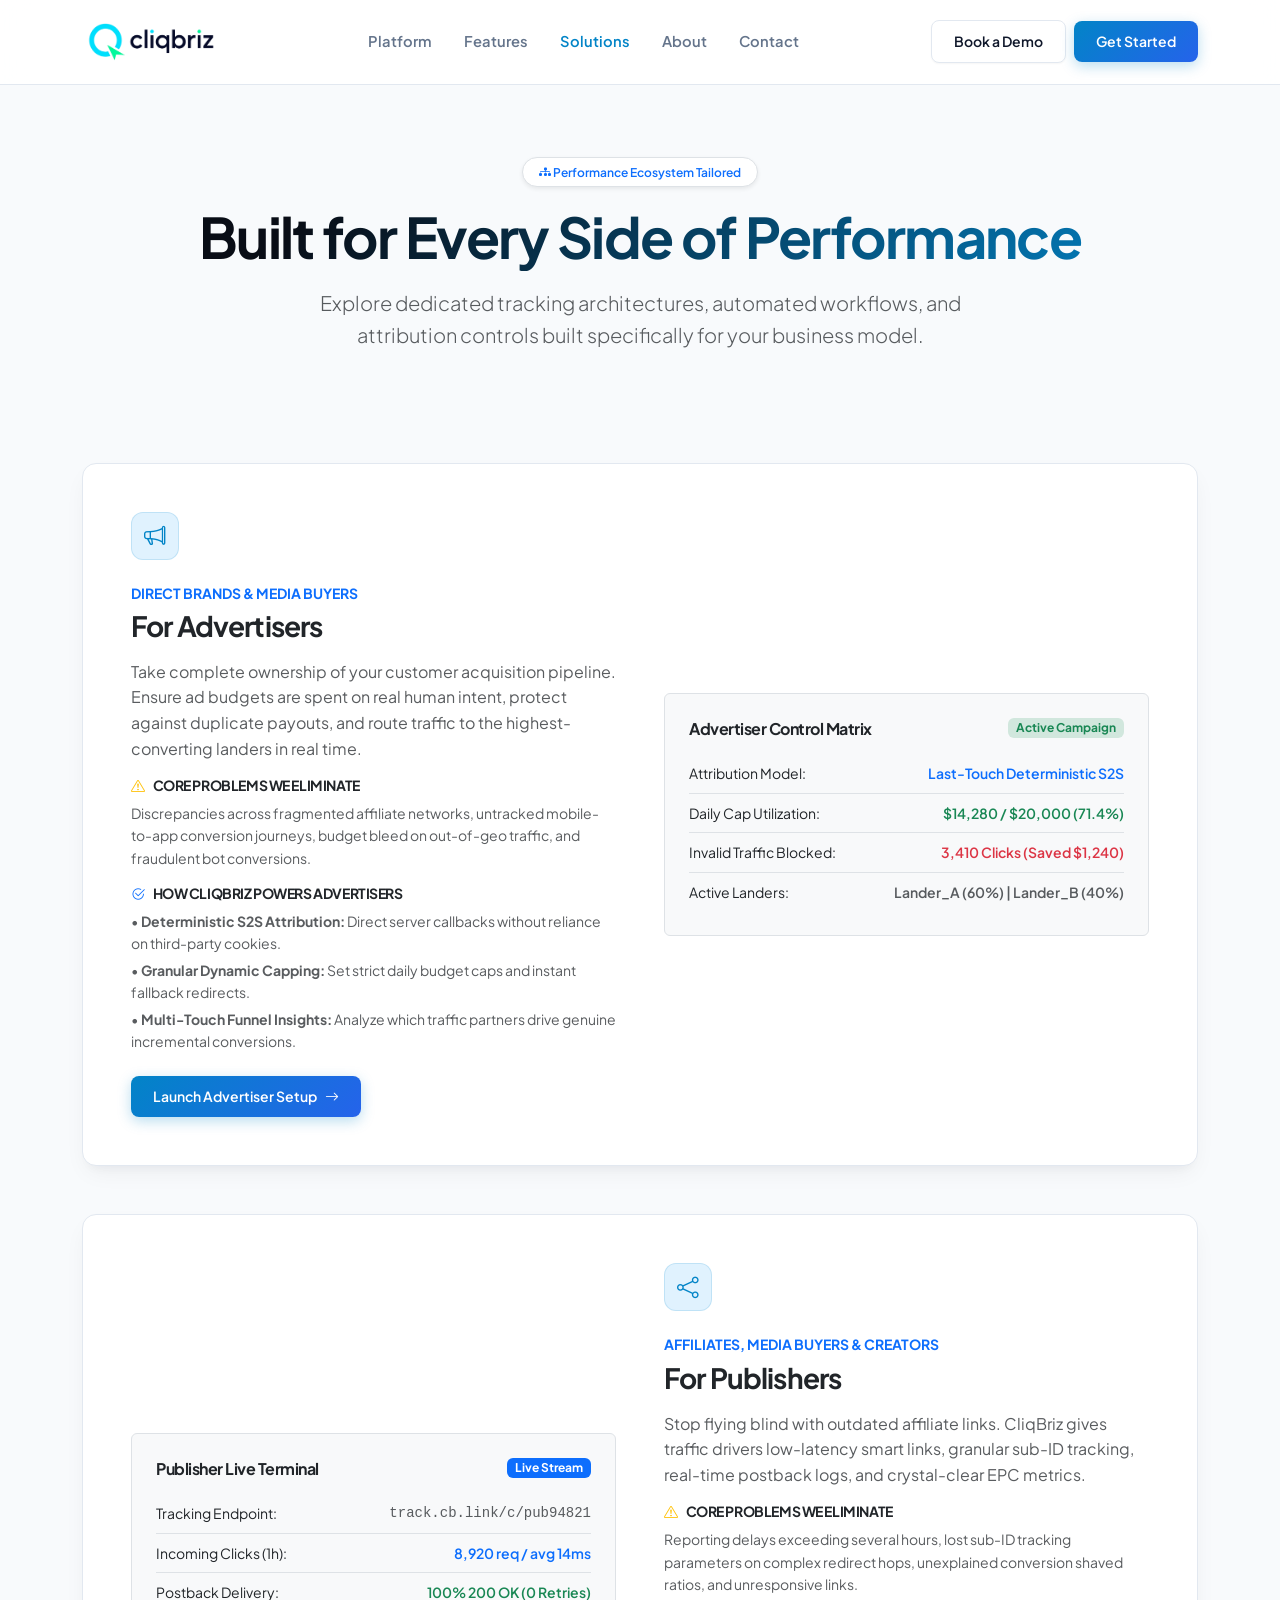
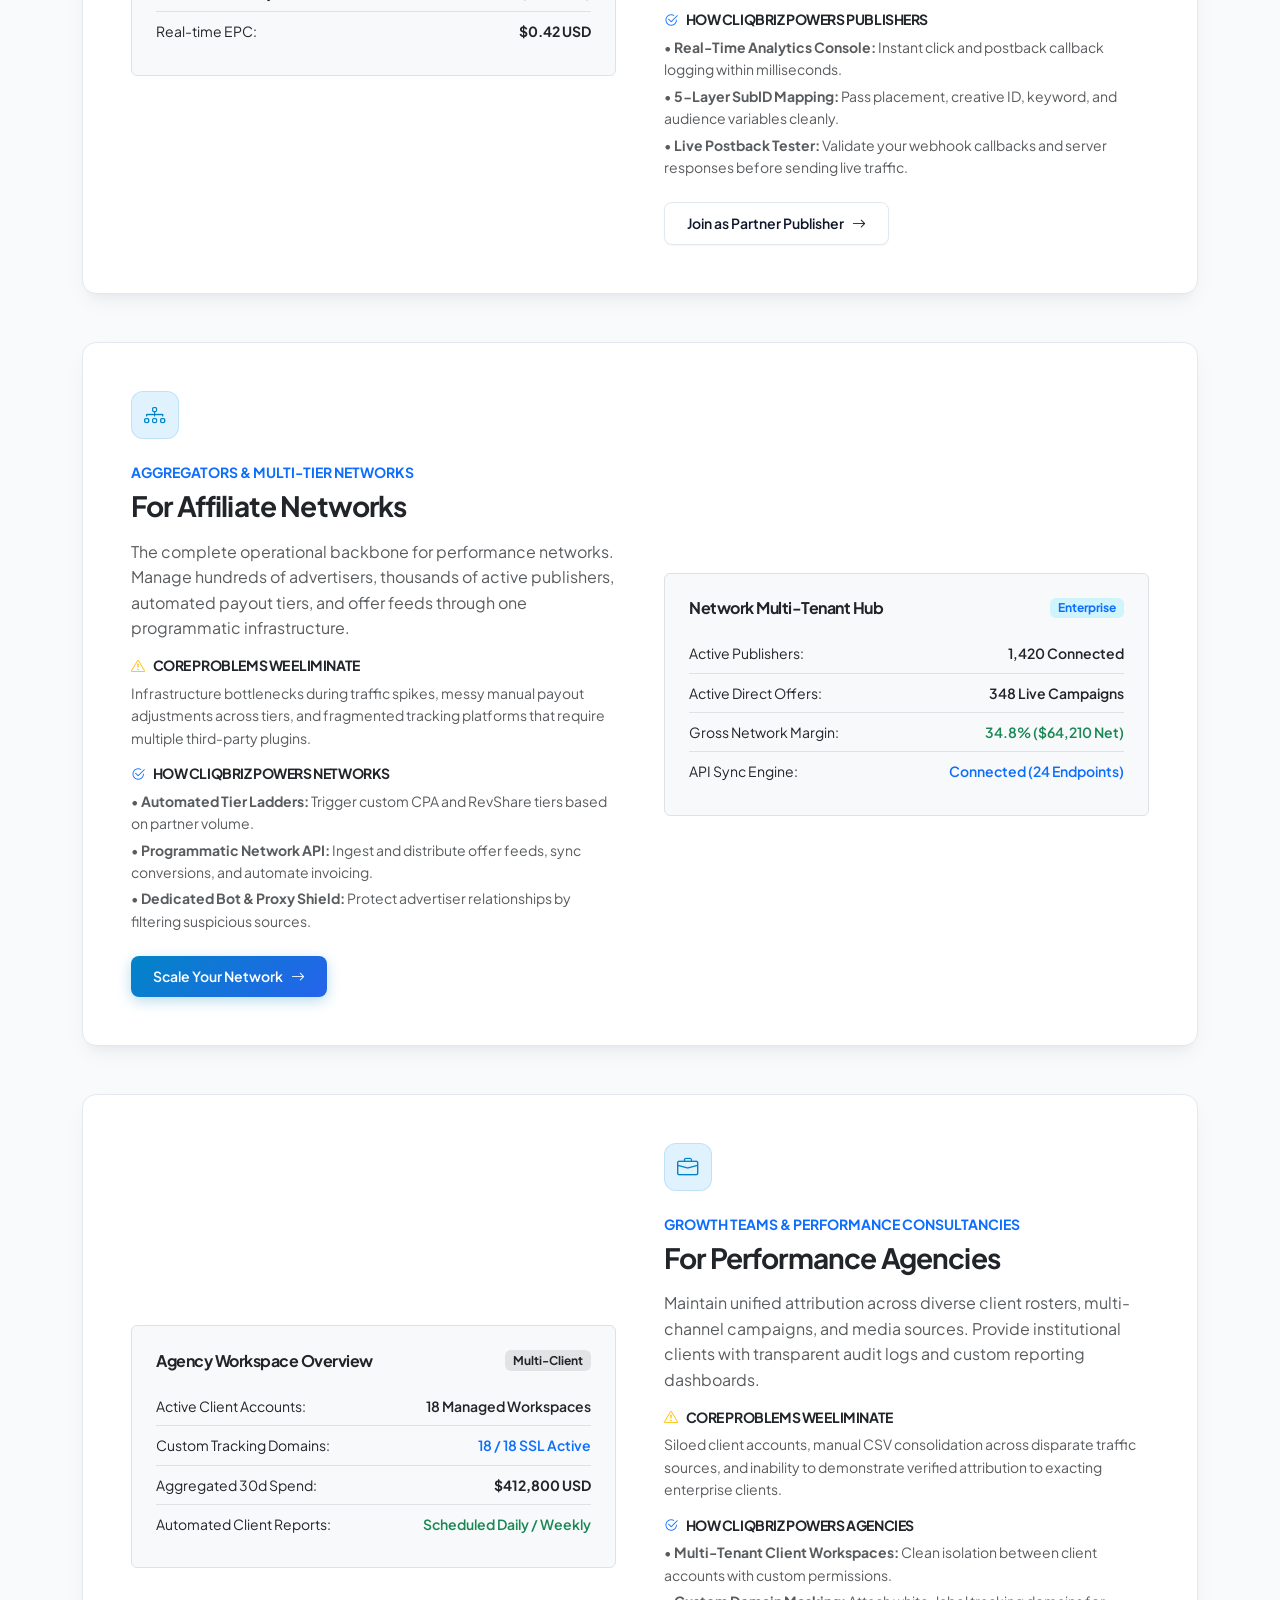
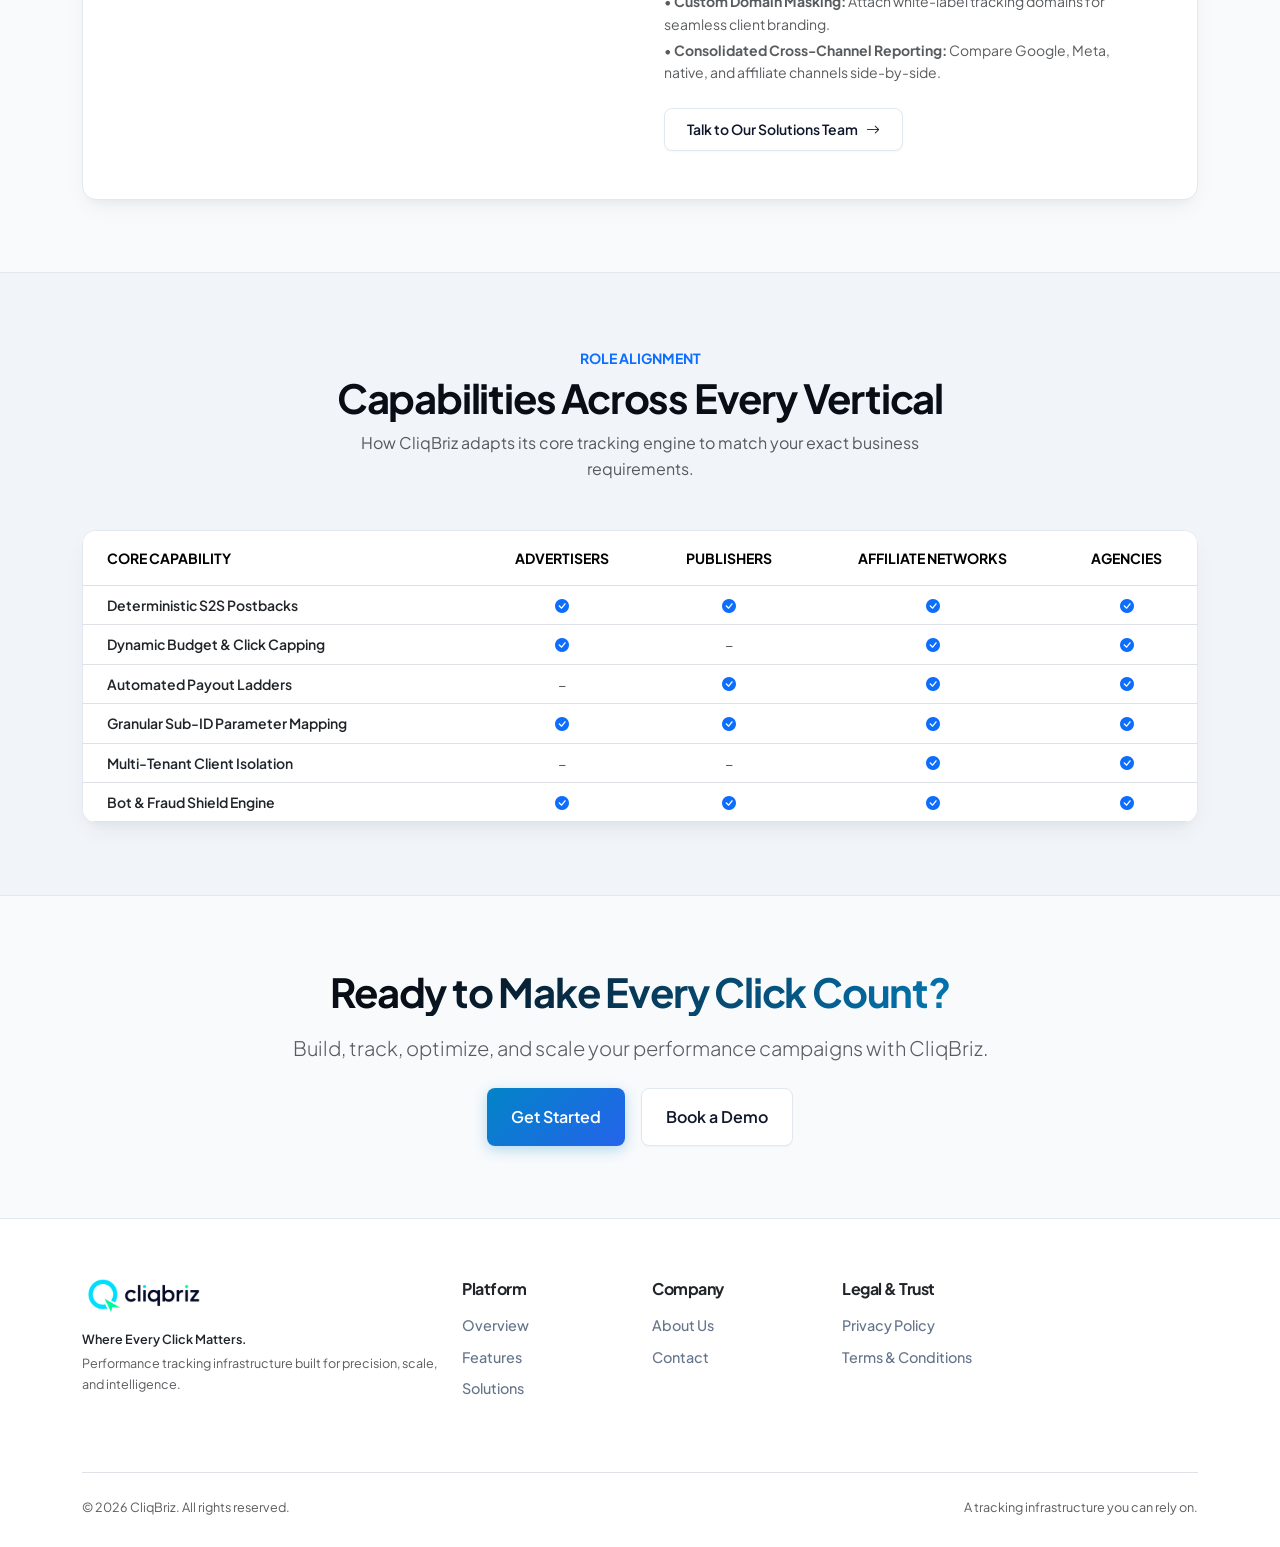
<file: cliqbriz/solutions.html>
<!DOCTYPE html>
<html lang="en">
<head>
  <meta charset="UTF-8">
  <meta name="viewport" content="width=device-width, initial-scale=1.0">
  <title>Solutions — Tailored Performance Architecture | CliqBriz</title>
  
  <!-- CDNs -->
  <link rel="preconnect" href="https://fonts.googleapis.com">
  <link rel="preconnect" href="https://fonts.gstatic.com" crossorigin>
  <link href="https://fonts.googleapis.com/css2?family=Plus+Jakarta+Sans:wght@400;500;600;700;800&family=JetBrains+Mono:wght@400;500&display=swap" rel="stylesheet">
  <link href="https://cdn.jsdelivr.net/npm/bootstrap@5.3.3/dist/css/bootstrap.min.css" rel="stylesheet">
  <link rel="stylesheet" href="https://cdn.jsdelivr.net/npm/bootstrap-icons@1.11.3/font/bootstrap-icons.min.css">
  
  <!-- Custom Light Stylesheet -->
  <link rel="stylesheet" href="css/style.css">
</head>
<body>

  <!-- Sticky Navbar -->
  <nav class="navbar navbar-expand-lg navbar-custom sticky-top">
    <div class="container">
      <a class="navbar-brand d-flex align-items-center" href="index.html">
        <img src="assets/images/cliqbriz-logo.png" alt="CliqBriz Logo" onerror="this.outerHTML='<span class=\'fw-bold fs-4 text-dark\'>Cliq<span class=\'text-gradient-cyan\'>Briz</span></span>'">
      </a>
      <button class="navbar-toggler border-0" type="button" data-bs-toggle="collapse" data-bs-target="#navContent" aria-controls="navContent" aria-expanded="false" aria-label="Toggle navigation">
        <i class="bi bi-list fs-2 text-dark"></i>
      </button>
      <div class="collapse navbar-collapse" id="navContent">
        <ul class="navbar-nav mx-auto mb-2 mb-lg-0">
          <li class="nav-item"><a class="nav-link" href="index.html">Platform</a></li>
          <li class="nav-item"><a class="nav-link" href="features.html">Features</a></li>
          <li class="nav-item"><a class="nav-link active" href="solutions.html">Solutions</a></li>
          <li class="nav-item"><a class="nav-link" href="about.html">About</a></li>
          <li class="nav-item"><a class="nav-link" href="contact.html">Contact</a></li>
        </ul>
        <div class="d-flex align-items-center gap-2">
          <a href="contact.html" class="btn btn-outline-cb btn-sm">Book a Demo</a>
          <a href="contact.html" class="btn btn-primary-cb btn-sm">Get Started</a>
        </div>
      </div>
    </div>
  </nav>

  <!-- Page Header -->
  <header class="py-5 text-center">
    <div class="container py-lg-4">
      <span class="badge rounded-pill bg-white border border-subtle shadow-sm mb-3 px-3 py-2 text-primary fw-semibold">
        <i class="bi bi-diagram-3-fill"></i> Performance Ecosystem Tailored
      </span>
      <h1 class="display-4 fw-bold text-gradient mb-3">Built for Every Side of Performance</h1>
      <p class="lead text-muted mx-auto" style="max-width: 720px;">
        Explore dedicated tracking architectures, automated workflows, and attribution controls built specifically for your business model.
      </p>
    </div>
  </header>

  <!-- Solutions In-Depth Breakdown -->
  <section class="py-4">
    <div class="container">
      
      <!-- 1. For Advertisers -->
      <div class="cb-card p-4 p-md-5 mb-5" id="advertisers">
        <div class="row align-items-center g-5">
          <div class="col-lg-6">
            <div class="cb-icon-box"><i class="bi bi-megaphone"></i></div>
            <span class="text-primary fw-bold small text-uppercase">Direct Brands & Media Buyers</span>
            <h3 class="fw-bold text-dark mt-1 mb-3">For Advertisers</h3>
            <p class="text-muted">
              Take complete ownership of your customer acquisition pipeline. Ensure ad budgets are spent on real human intent, protect against duplicate payouts, and route traffic to the highest-converting landers in real time.
            </p>

            <div class="mb-4">
              <h6 class="fw-bold text-dark small text-uppercase mb-2"><i class="bi bi-exclamation-triangle text-warning me-2"></i>Core Problems We Eliminate</h6>
              <p class="small text-muted mb-3">
                Discrepancies across fragmented affiliate networks, untracked mobile-to-app conversion journeys, budget bleed on out-of-geo traffic, and fraudulent bot conversions.
              </p>

              <h6 class="fw-bold text-dark small text-uppercase mb-2"><i class="bi bi-check2-circle text-primary me-2"></i>How CliqBriz Powers Advertisers</h6>
              <ul class="list-unstyled small text-muted mb-0">
                <li class="mb-1">&bull; <strong>Deterministic S2S Attribution:</strong> Direct server callbacks without reliance on third-party cookies.</li>
                <li class="mb-1">&bull; <strong>Granular Dynamic Capping:</strong> Set strict daily budget caps and instant fallback redirects.</li>
                <li>&bull; <strong>Multi-Touch Funnel Insights:</strong> Analyze which traffic partners drive genuine incremental conversions.</li>
              </ul>
            </div>

            <a href="contact.html" class="btn btn-primary-cb btn-sm">Launch Advertiser Setup <i class="bi bi-arrow-right"></i></a>
          </div>

          <div class="col-lg-6">
            <div class="p-4 bg-light rounded border border-subtle">
              <div class="d-flex justify-content-between align-items-center mb-3">
                <h6 class="fw-bold text-dark mb-0">Advertiser Control Matrix</h6>
                <span class="badge bg-success-subtle text-success">Active Campaign</span>
              </div>
              <div class="small text-dark">
                <div class="d-flex justify-content-between py-2 border-bottom border-subtle">
                  <span>Attribution Model:</span>
                  <span class="fw-semibold text-primary">Last-Touch Deterministic S2S</span>
                </div>
                <div class="d-flex justify-content-between py-2 border-bottom border-subtle">
                  <span>Daily Cap Utilization:</span>
                  <span class="fw-semibold text-success">$14,280 / $20,000 (71.4%)</span>
                </div>
                <div class="d-flex justify-content-between py-2 border-bottom border-subtle">
                  <span>Invalid Traffic Blocked:</span>
                  <span class="fw-semibold text-danger">3,410 Clicks (Saved $1,240)</span>
                </div>
                <div class="d-flex justify-content-between py-2">
                  <span>Active Landers:</span>
                  <span class="fw-semibold text-muted">Lander_A (60%) | Lander_B (40%)</span>
                </div>
              </div>
            </div>
          </div>
        </div>
      </div>

      <!-- 2. For Publishers -->
      <div class="cb-card p-4 p-md-5 mb-5" id="publishers">
        <div class="row align-items-center g-5 flex-lg-row-reverse">
          <div class="col-lg-6">
            <div class="cb-icon-box"><i class="bi bi-share"></i></div>
            <span class="text-primary fw-bold small text-uppercase">Affiliates, Media Buyers & Creators</span>
            <h3 class="fw-bold text-dark mt-1 mb-3">For Publishers</h3>
            <p class="text-muted">
              Stop flying blind with outdated affiliate links. CliqBriz gives traffic drivers low-latency smart links, granular sub-ID tracking, real-time postback logs, and crystal-clear EPC metrics.
            </p>

            <div class="mb-4">
              <h6 class="fw-bold text-dark small text-uppercase mb-2"><i class="bi bi-exclamation-triangle text-warning me-2"></i>Core Problems We Eliminate</h6>
              <p class="small text-muted mb-3">
                Reporting delays exceeding several hours, lost sub-ID tracking parameters on complex redirect hops, unexplained conversion shaved ratios, and unresponsive links.
              </p>

              <h6 class="fw-bold text-dark small text-uppercase mb-2"><i class="bi bi-check2-circle text-primary me-2"></i>How CliqBriz Powers Publishers</h6>
              <ul class="list-unstyled small text-muted mb-0">
                <li class="mb-1">&bull; <strong>Real-Time Analytics Console:</strong> Instant click and postback callback logging within milliseconds.</li>
                <li class="mb-1">&bull; <strong>5-Layer SubID Mapping:</strong> Pass placement, creative ID, keyword, and audience variables cleanly.</li>
                <li>&bull; <strong>Live Postback Tester:</strong> Validate your webhook callbacks and server responses before sending live traffic.</li>
              </ul>
            </div>

            <a href="contact.html" class="btn btn-outline-cb btn-sm">Join as Partner Publisher <i class="bi bi-arrow-right"></i></a>
          </div>

          <div class="col-lg-6">
            <div class="p-4 bg-light rounded border border-subtle">
              <div class="d-flex justify-content-between align-items-center mb-3">
                <h6 class="fw-bold text-dark mb-0">Publisher Live Terminal</h6>
                <span class="badge bg-primary text-white">Live Stream</span>
              </div>
              <div class="small text-dark">
                <div class="d-flex justify-content-between py-2 border-bottom border-subtle">
                  <span>Tracking Endpoint:</span>
                  <span class="text-muted font-monospace">track.cb.link/c/pub94821</span>
                </div>
                <div class="d-flex justify-content-between py-2 border-bottom border-subtle">
                  <span>Incoming Clicks (1h):</span>
                  <span class="fw-semibold text-primary">8,920 req / avg 14ms</span>
                </div>
                <div class="d-flex justify-content-between py-2 border-bottom border-subtle">
                  <span>Postback Delivery:</span>
                  <span class="fw-semibold text-success">100% 200 OK (0 Retries)</span>
                </div>
                <div class="d-flex justify-content-between py-2">
                  <span>Real-time EPC:</span>
                  <span class="fw-bold text-dark">$0.42 USD</span>
                </div>
              </div>
            </div>
          </div>
        </div>
      </div>

      <!-- 3. For Affiliate Networks -->
      <div class="cb-card p-4 p-md-5 mb-5" id="networks">
        <div class="row align-items-center g-5">
          <div class="col-lg-6">
            <div class="cb-icon-box"><i class="bi bi-diagram-3"></i></div>
            <span class="text-primary fw-bold small text-uppercase">Aggregators & Multi-Tier Networks</span>
            <h3 class="fw-bold text-dark mt-1 mb-3">For Affiliate Networks</h3>
            <p class="text-muted">
              The complete operational backbone for performance networks. Manage hundreds of advertisers, thousands of active publishers, automated payout tiers, and offer feeds through one programmatic infrastructure.
            </p>

            <div class="mb-4">
              <h6 class="fw-bold text-dark small text-uppercase mb-2"><i class="bi bi-exclamation-triangle text-warning me-2"></i>Core Problems We Eliminate</h6>
              <p class="small text-muted mb-3">
                Infrastructure bottlenecks during traffic spikes, messy manual payout adjustments across tiers, and fragmented tracking platforms that require multiple third-party plugins.
              </p>

              <h6 class="fw-bold text-dark small text-uppercase mb-2"><i class="bi bi-check2-circle text-primary me-2"></i>How CliqBriz Powers Networks</h6>
              <ul class="list-unstyled small text-muted mb-0">
                <li class="mb-1">&bull; <strong>Automated Tier Ladders:</strong> Trigger custom CPA and RevShare tiers based on partner volume.</li>
                <li class="mb-1">&bull; <strong>Programmatic Network API:</strong> Ingest and distribute offer feeds, sync conversions, and automate invoicing.</li>
                <li>&bull; <strong>Dedicated Bot & Proxy Shield:</strong> Protect advertiser relationships by filtering suspicious sources.</li>
              </ul>
            </div>

            <a href="contact.html" class="btn btn-primary-cb btn-sm">Scale Your Network <i class="bi bi-arrow-right"></i></a>
          </div>

          <div class="col-lg-6">
            <div class="p-4 bg-light rounded border border-subtle">
              <div class="d-flex justify-content-between align-items-center mb-3">
                <h6 class="fw-bold text-dark mb-0">Network Multi-Tenant Hub</h6>
                <span class="badge bg-info-subtle text-primary">Enterprise</span>
              </div>
              <div class="small text-dark">
                <div class="d-flex justify-content-between py-2 border-bottom border-subtle">
                  <span>Active Publishers:</span>
                  <span class="fw-semibold text-dark">1,420 Connected</span>
                </div>
                <div class="d-flex justify-content-between py-2 border-bottom border-subtle">
                  <span>Active Direct Offers:</span>
                  <span class="fw-semibold text-dark">348 Live Campaigns</span>
                </div>
                <div class="d-flex justify-content-between py-2 border-bottom border-subtle">
                  <span>Gross Network Margin:</span>
                  <span class="fw-semibold text-success">34.8% ($64,210 Net)</span>
                </div>
                <div class="d-flex justify-content-between py-2">
                  <span>API Sync Engine:</span>
                  <span class="fw-semibold text-primary">Connected (24 Endpoints)</span>
                </div>
              </div>
            </div>
          </div>
        </div>
      </div>

      <!-- 4. For Performance Agencies -->
      <div class="cb-card p-4 p-md-5" id="agencies">
        <div class="row align-items-center g-5 flex-lg-row-reverse">
          <div class="col-lg-6">
            <div class="cb-icon-box"><i class="bi bi-briefcase"></i></div>
            <span class="text-primary fw-bold small text-uppercase">Growth Teams & Performance Consultancies</span>
            <h3 class="fw-bold text-dark mt-1 mb-3">For Performance Agencies</h3>
            <p class="text-muted">
              Maintain unified attribution across diverse client rosters, multi-channel campaigns, and media sources. Provide institutional clients with transparent audit logs and custom reporting dashboards.
            </p>

            <div class="mb-4">
              <h6 class="fw-bold text-dark small text-uppercase mb-2"><i class="bi bi-exclamation-triangle text-warning me-2"></i>Core Problems We Eliminate</h6>
              <p class="small text-muted mb-3">
                Siloed client accounts, manual CSV consolidation across disparate traffic sources, and inability to demonstrate verified attribution to exacting enterprise clients.
              </p>

              <h6 class="fw-bold text-dark small text-uppercase mb-2"><i class="bi bi-check2-circle text-primary me-2"></i>How CliqBriz Powers Agencies</h6>
              <ul class="list-unstyled small text-muted mb-0">
                <li class="mb-1">&bull; <strong>Multi-Tenant Client Workspaces:</strong> Clean isolation between client accounts with custom permissions.</li>
                <li class="mb-1">&bull; <strong>Custom Domain Masking:</strong> Attach white-label tracking domains for seamless client branding.</li>
                <li>&bull; <strong>Consolidated Cross-Channel Reporting:</strong> Compare Google, Meta, native, and affiliate channels side-by-side.</li>
              </ul>
            </div>

            <a href="contact.html" class="btn btn-outline-cb btn-sm">Talk to Our Solutions Team <i class="bi bi-arrow-right"></i></a>
          </div>

          <div class="col-lg-6">
            <div class="p-4 bg-light rounded border border-subtle">
              <div class="d-flex justify-content-between align-items-center mb-3">
                <h6 class="fw-bold text-dark mb-0">Agency Workspace Overview</h6>
                <span class="badge bg-secondary-subtle text-dark">Multi-Client</span>
              </div>
              <div class="small text-dark">
                <div class="d-flex justify-content-between py-2 border-bottom border-subtle">
                  <span>Active Client Accounts:</span>
                  <span class="fw-semibold text-dark">18 Managed Workspaces</span>
                </div>
                <div class="d-flex justify-content-between py-2 border-bottom border-subtle">
                  <span>Custom Tracking Domains:</span>
                  <span class="fw-semibold text-primary">18 / 18 SSL Active</span>
                </div>
                <div class="d-flex justify-content-between py-2 border-bottom border-subtle">
                  <span>Aggregated 30d Spend:</span>
                  <span class="fw-bold text-dark">$412,800 USD</span>
                </div>
                <div class="d-flex justify-content-between py-2">
                  <span>Automated Client Reports:</span>
                  <span class="text-success fw-semibold">Scheduled Daily / Weekly</span>
                </div>
              </div>
            </div>
          </div>
        </div>
      </div>

    </div>
  </section>

  <!-- Solutions Comparison Matrix -->
  <section class="py-5 section-alt mt-5">
    <div class="container py-lg-4">
      <div class="text-center mb-5 fade-in-up">
        <span class="text-primary fw-bold small text-uppercase">Role Alignment</span>
        <h2 class="display-6 fw-bold mt-1">Capabilities Across Every Vertical</h2>
        <p class="text-muted mx-auto" style="max-width: 650px;">
          How CliqBriz adapts its core tracking engine to match your exact business requirements.
        </p>
      </div>

      <div class="table-responsive cb-card p-0 overflow-hidden">
        <table class="table table-hover align-middle mb-0">
          <thead class="bg-light text-dark small text-uppercase">
            <tr>
              <th class="py-3 px-4">Core Capability</th>
              <th class="py-3 px-3 text-center">Advertisers</th>
              <th class="py-3 px-3 text-center">Publishers</th>
              <th class="py-3 px-3 text-center">Affiliate Networks</th>
              <th class="py-3 px-3 text-center">Agencies</th>
            </tr>
          </thead>
          <tbody class="small text-muted">
            <tr class="border-bottom border-subtle">
              <td class="px-4 fw-semibold text-dark">Deterministic S2S Postbacks</td>
              <td class="text-center text-primary"><i class="bi bi-check-circle-fill"></i></td>
              <td class="text-center text-primary"><i class="bi bi-check-circle-fill"></i></td>
              <td class="text-center text-primary"><i class="bi bi-check-circle-fill"></i></td>
              <td class="text-center text-primary"><i class="bi bi-check-circle-fill"></i></td>
            </tr>
            <tr class="border-bottom border-subtle">
              <td class="px-4 fw-semibold text-dark">Dynamic Budget & Click Capping</td>
              <td class="text-center text-primary"><i class="bi bi-check-circle-fill"></i></td>
              <td class="text-center text-muted">&minus;</td>
              <td class="text-center text-primary"><i class="bi bi-check-circle-fill"></i></td>
              <td class="text-center text-primary"><i class="bi bi-check-circle-fill"></i></td>
            </tr>
            <tr class="border-bottom border-subtle">
              <td class="px-4 fw-semibold text-dark">Automated Payout Ladders</td>
              <td class="text-center text-muted">&minus;</td>
              <td class="text-center text-primary"><i class="bi bi-check-circle-fill"></i></td>
              <td class="text-center text-primary"><i class="bi bi-check-circle-fill"></i></td>
              <td class="text-center text-primary"><i class="bi bi-check-circle-fill"></i></td>
            </tr>
            <tr class="border-bottom border-subtle">
              <td class="px-4 fw-semibold text-dark">Granular Sub-ID Parameter Mapping</td>
              <td class="text-center text-primary"><i class="bi bi-check-circle-fill"></i></td>
              <td class="text-center text-primary"><i class="bi bi-check-circle-fill"></i></td>
              <td class="text-center text-primary"><i class="bi bi-check-circle-fill"></i></td>
              <td class="text-center text-primary"><i class="bi bi-check-circle-fill"></i></td>
            </tr>
            <tr class="border-bottom border-subtle">
              <td class="px-4 fw-semibold text-dark">Multi-Tenant Client Isolation</td>
              <td class="text-center text-muted">&minus;</td>
              <td class="text-center text-muted">&minus;</td>
              <td class="text-center text-primary"><i class="bi bi-check-circle-fill"></i></td>
              <td class="text-center text-primary"><i class="bi bi-check-circle-fill"></i></td>
            </tr>
            <tr>
              <td class="px-4 fw-semibold text-dark">Bot & Fraud Shield Engine</td>
              <td class="text-center text-primary"><i class="bi bi-check-circle-fill"></i></td>
              <td class="text-center text-primary"><i class="bi bi-check-circle-fill"></i></td>
              <td class="text-center text-primary"><i class="bi bi-check-circle-fill"></i></td>
              <td class="text-center text-primary"><i class="bi bi-check-circle-fill"></i></td>
            </tr>
          </tbody>
        </table>
      </div>
    </div>
  </section>

  <!-- Final CTA Strip -->
  <section class="py-5 text-center position-relative">
    <div class="container py-lg-4">
      <div class="row justify-content-center">
        <div class="col-lg-8 fade-in-up">
          <h2 class="display-6 fw-bold mb-3 text-gradient">Ready to Make Every Click Count?</h2>
          <p class="lead text-muted mb-4">
            Build, track, optimize, and scale your performance campaigns with CliqBriz.
          </p>
          <div class="d-flex flex-wrap justify-content-center gap-3">
            <a href="contact.html" class="btn btn-primary-cb px-4 py-3">Get Started</a>
            <a href="contact.html" class="btn btn-outline-cb px-4 py-3">Book a Demo</a>
          </div>
        </div>
      </div>
    </div>
  </section>

  <!-- Complete Multi-Column Footer -->
  <footer class="footer-custom">
    <div class="container">
      <div class="row g-4 mb-5">
        <div class="col-lg-4">
          <img src="assets/images/cliqbriz-logo.png" alt="CliqBriz Logo" class="mb-3" style="max-height: 34px;" onerror="this.outerHTML='<h5 class=\'fw-bold text-dark mb-3\'>Cliq<span class=\'text-gradient-cyan\'>Briz</span></h5>'">
          <p class="text-dark fw-semibold small mb-1">Where Every Click Matters.</p>
          <p class="text-muted small">Performance tracking infrastructure built for precision, scale, and intelligence.</p>
        </div>
        <div class="col-6 col-lg-2">
          <h6 class="fw-bold text-dark mb-3">Platform</h6>
          <ul class="list-unstyled">
            <li><a href="index.html" class="footer-link">Overview</a></li>
            <li><a href="features.html" class="footer-link">Features</a></li>
            <li><a href="solutions.html" class="footer-link">Solutions</a></li>
          </ul>
        </div>
        <div class="col-6 col-lg-2">
          <h6 class="fw-bold text-dark mb-3">Company</h6>
          <ul class="list-unstyled">
            <li><a href="about.html" class="footer-link">About Us</a></li>
            <li><a href="contact.html" class="footer-link">Contact</a></li>
          </ul>
        </div>
        <div class="col-12 col-lg-4">
          <h6 class="fw-bold text-dark mb-3">Legal & Trust</h6>
          <ul class="list-unstyled">
            <li><a href="privacy-policy.html" class="footer-link">Privacy Policy</a></li>
            <li><a href="terms.html" class="footer-link">Terms & Conditions</a></li>
          </ul>
        </div>
      </div>
      <div class="d-flex flex-wrap justify-content-between align-items-center pt-4 border-top border-subtle text-muted small">
        <div>&copy; 2026 CliqBriz. All rights reserved.</div>
        <div><span class="text-muted">A tracking infrastructure you can rely on.</span></div>
      </div>
    </div>
  </footer>

  <!-- Scripts -->
  <script src="https://cdn.jsdelivr.net/npm/bootstrap@5.3.3/dist/js/bootstrap.bundle.min.js"></script>
  <script src="js/script.js"></script>
</body>
</html>
</file>
<file: cliqbriz/css/style.css>
/* ==========================================================================
   CliqBriz Design System — 2026 Light Modern SaaS Edition
   Palette: Crisp Canvas (#F8FAFC), Snow White (#FFFFFF), Deep Slate (#0F172A),
            Electric Cyan (#0284C7 / #00D2FF), Royal Blue (#2563EB)
   ========================================================================== */

:root {
  /* Core Canvas & Surfaces */
  --bg-body: #f8fafc;
  --bg-surface: #ffffff;
  --bg-surface-alt: #f1f5f9;
  --bg-card: #ffffff;
  --bg-card-hover: #f8fafc;

  /* Brand Accents */
  --primary: #0284c7;
  --primary-gradient: linear-gradient(135deg, #0284c7 0%, #2563eb 100%);
  --primary-glow: rgba(2, 132, 199, 0.18);
  --secondary: #2563eb;
  --accent-cyan: #00d2ff;
  --accent-badge-bg: #e0f2fe;
  --accent-badge-text: #0369a1;

  /* Typography Colors */
  --text-main: #0f172a;
  --text-muted: #64748b;
  --text-light: #94a3b8;
  --text-heading: #090d16;

  /* Borders & Shadows */
  --border-subtle: #e2e8f0;
  --border-card: #e2e8f0;
  --border-active: #38bdf8;
  --shadow-sm: 0 1px 2px rgba(0, 0, 0, 0.04);
  --shadow-card: 0 10px 25px -5px rgba(15, 23, 42, 0.06), 0 8px 10px -6px rgba(15, 23, 42, 0.04);
  --shadow-card-hover: 0 20px 30px -10px rgba(2, 132, 199, 0.12), 0 10px 10px -5px rgba(15, 23, 42, 0.04);

  /* Geometry & Transition */
  --radius-sm: 8px;
  --radius-md: 14px;
  --radius-lg: 20px;
  --transition: all 0.25s cubic-bezier(0.16, 1, 0.3, 1);
}

/* Base Resets */
html {
  scroll-behavior: smooth;
}

body {
  font-family: 'Plus Jakarta Sans', system-ui, -apple-system, sans-serif;
  background-color: var(--bg-body);
  color: var(--text-main);
  overflow-x: hidden;
  line-height: 1.6;
}

/* Typography & Gradients */
h1, h2, h3, h4, h5, h6 {
  font-weight: 700;
  letter-spacing: -0.03em;
  color: var(--text-heading);
}

.text-gradient {
  background: linear-gradient(135deg, #090d16 20%, #0284c7 100%);
  -webkit-background-clip: text;
  -webkit-text-fill-color: transparent;
}

.text-gradient-cyan {
  background: linear-gradient(135deg, #0284c7 0%, #2563eb 100%);
  -webkit-background-clip: text;
  -webkit-text-fill-color: transparent;
}

/* Sticky Light Glass Navbar */
.navbar-custom {
  background: rgba(255, 255, 255, 0.88);
  backdrop-filter: blur(14px);
  -webkit-backdrop-filter: blur(14px);
  border-bottom: 1px solid var(--border-subtle);
  padding: 18px 0;
  transition: var(--transition);
}

.navbar-custom.navbar-scrolled {
  padding: 12px 0;
  background: rgba(255, 255, 255, 0.98);
  box-shadow: 0 4px 20px rgba(15, 23, 42, 0.06);
}

.navbar-brand img {
  max-height: 38px;
  width: auto;
  object-fit: contain;
}

.nav-link {
  color: var(--text-muted) !important;
  font-weight: 600;
  font-size: 0.92rem;
  padding: 8px 16px !important;
  transition: var(--transition);
}

.nav-link:hover, .nav-link.active {
  color: var(--primary) !important;
}

/* Button System */
.btn-primary-cb {
  background: var(--primary-gradient);
  color: #ffffff !important;
  font-weight: 600;
  border: none;
  border-radius: var(--radius-sm);
  padding: 10px 22px;
  transition: var(--transition);
  box-shadow: 0 4px 14px rgba(2, 132, 199, 0.28);
  text-decoration: none;
  display: inline-flex;
  align-items: center;
  gap: 8px;
}

.btn-primary-cb:hover {
  transform: translateY(-2px);
  box-shadow: 0 6px 20px rgba(2, 132, 199, 0.4);
}

.btn-outline-cb {
  background: #ffffff;
  border: 1px solid var(--border-subtle);
  color: var(--text-main) !important;
  font-weight: 600;
  border-radius: var(--radius-sm);
  padding: 10px 22px;
  transition: var(--transition);
  text-decoration: none;
  display: inline-flex;
  align-items: center;
  gap: 8px;
  box-shadow: var(--shadow-sm);
}

.btn-outline-cb:hover {
  border-color: var(--primary);
  color: var(--primary) !important;
  background: var(--bg-surface-alt);
}

/* Light Cards */
.cb-card {
  background: var(--bg-card);
  border: 1px solid var(--border-card);
  border-radius: var(--radius-md);
  padding: 2rem;
  transition: var(--transition);
  position: relative;
  height: 100%;
  box-shadow: var(--shadow-card);
}

.cb-card:hover {
  border-color: var(--border-active);
  transform: translateY(-4px);
  box-shadow: var(--shadow-card-hover);
}

.cb-icon-box {
  width: 48px;
  height: 48px;
  border-radius: 12px;
  background: var(--accent-badge-bg);
  color: var(--primary);
  display: flex;
  align-items: center;
  justify-content: center;
  font-size: 1.35rem;
  margin-bottom: 1.25rem;
  border: 1px solid rgba(2, 132, 199, 0.15);
}

/* Animated Flow Pipeline (Light Theme) */
.hero-pipeline-wrapper {
  background: radial-gradient(circle at center, rgba(2, 132, 199, 0.08) 0%, transparent 70%);
  position: relative;
  padding: 40px 10px;
}

.pipeline-track {
  display: flex;
  align-items: center;
  justify-content: space-between;
  position: relative;
  max-width: 920px;
  margin: 0 auto;
}

.pipeline-node {
  background: #ffffff;
  border: 1px solid var(--border-card);
  border-radius: var(--radius-sm);
  padding: 12px 18px;
  text-align: center;
  z-index: 2;
  position: relative;
  min-width: 110px;
  box-shadow: var(--shadow-card);
  transition: var(--transition);
}

.pipeline-node.active-node {
  border-color: var(--primary);
  background: #f0f9ff;
  box-shadow: 0 0 18px var(--primary-glow);
}

.pipeline-node-title {
  font-size: 0.82rem;
  font-weight: 700;
  color: var(--text-heading);
}

.pipeline-node-sub {
  font-size: 0.68rem;
  color: var(--text-muted);
}

.pipeline-connector {
  flex-grow: 1;
  height: 2px;
  background: #cbd5e1;
  position: relative;
  overflow: hidden;
}

.pipeline-pulse {
  position: absolute;
  top: 0;
  left: -100%;
  width: 40%;
  height: 100%;
  background: linear-gradient(90deg, transparent, var(--primary), transparent);
  animation: pulseFlow 2.8s infinite linear;
}

@keyframes pulseFlow {
  0% { left: -100%; }
  100% { left: 200%; }
}

/* Light SaaS Dashboard Mockup */
.mockup-window {
  background: #ffffff;
  border: 1px solid var(--border-card);
  border-radius: var(--radius-lg);
  overflow: hidden;
  box-shadow: 0 25px 50px -12px rgba(15, 23, 42, 0.12);
}

.mockup-header {
  background: #f8fafc;
  padding: 14px 22px;
  border-bottom: 1px solid var(--border-subtle);
  display: flex;
  align-items: center;
  justify-content: space-between;
}

.mockup-dots {
  display: flex;
  gap: 6px;
}

.mockup-dot {
  width: 10px;
  height: 10px;
  border-radius: 50%;
}

.mockup-dot.red { background: #f87171; }
.mockup-dot.yellow { background: #fbbf24; }
.mockup-dot.green { background: #34d399; }

.stat-widget {
  background: #f8fafc;
  border: 1px solid var(--border-subtle);
  border-radius: var(--radius-sm);
  padding: 1.25rem;
}

.stat-widget-value {
  font-size: 1.75rem;
  font-weight: 800;
  color: var(--text-heading);
}

.stat-widget-label {
  font-size: 0.72rem;
  text-transform: uppercase;
  letter-spacing: 0.05em;
  font-weight: 700;
  color: var(--text-muted);
}

/* Light Journey Nodes */
.journey-node {
  background: #ffffff;
  border: 1px dashed var(--border-card);
  border-radius: var(--radius-sm);
  padding: 18px 20px;
  text-align: center;
  box-shadow: var(--shadow-sm);
  transition: var(--transition);
}

.journey-node:hover {
  border-style: solid;
  border-color: var(--primary);
  box-shadow: var(--shadow-card);
}

/* Code Snippet Box */
.code-preview {
  background: #0f172a;
  border: 1px solid #1e293b;
  border-radius: var(--radius-sm);
  padding: 18px;
  font-family: 'JetBrains Mono', monospace;
  font-size: 0.85rem;
  color: #38bdf8;
  overflow-x: auto;
}

/* Section Background Alternation */
.section-alt {
  background-color: var(--bg-surface-alt);
  border-top: 1px solid var(--border-subtle);
  border-bottom: 1px solid var(--border-subtle);
}

/* Footer (Crisp & Clean) */
.footer-custom {
  background: #ffffff;
  border-top: 1px solid var(--border-subtle);
  padding: 60px 0 30px;
  font-size: 0.9rem;
}

.footer-link {
  color: var(--text-muted);
  text-decoration: none;
  transition: var(--transition);
  display: inline-block;
  margin-bottom: 8px;
  font-weight: 500;
}

.footer-link:hover {
  color: var(--primary);
  transform: translateX(3px);
}

/* Form Styles */
.form-control, .form-select {
  background-color: #ffffff !important;
  border: 1px solid var(--border-subtle) !important;
  color: var(--text-main) !important;
  padding: 10px 14px;
  border-radius: var(--radius-sm);
}

.form-control:focus, .form-select:focus {
  border-color: var(--primary) !important;
  box-shadow: 0 0 0 0.25rem rgba(2, 132, 199, 0.15) !important;
}

/* Scroll Fade Animation */
.fade-in-up {
  opacity: 0;
  transform: translateY(20px);
  transition: opacity 0.6s ease-out, transform 0.6s ease-out;
}

.fade-in-up.visible {
  opacity: 1;
  transform: translateY(0);
}

@media (prefers-reduced-motion: reduce) {
  .pipeline-pulse { animation: none; left: 50%; }
  .fade-in-up { transition: none; opacity: 1; transform: none; }
  .cb-card:hover { transform: none; }
}

@media (max-width: 991.98px) {
  .pipeline-track { flex-direction: column; gap: 15px; }
  .pipeline-connector { width: 2px; height: 25px; }
  .pipeline-pulse {
    width: 100%;
    height: 40%;
    animation: pulseVertical 2s infinite linear;
  }
  @keyframes pulseVertical {
    0% { top: -100%; }
    100% { top: 200%; }
  }


/* Floating Hero Vector & Floating Badges */
/* Floating Hero Vector & Badges (Constrained Size) */
/* ==========================================================================
   Hero Floating Vector & Interactive Badges (Sized & Balanced)
   ========================================================================== */

.hero-floating-container {
  position: relative;
  display: inline-block;
  width: 100%;
  max-width: 380px; /* Constrained compact container width */
  margin: 0 auto;
}

.hero-vector-img {
  width: 100%;
  max-height: 300px; /* Restricts vertical height */
  object-fit: contain;
  animation: heroFloat 4.5s ease-in-out infinite;
  filter: drop-shadow(0 14px 22px rgba(2, 132, 199, 0.12));
}

/* Smooth Hover / Float Keyframes */
@keyframes heroFloat {
  0% {
    transform: translateY(0px) rotate(0deg);
  }
  50% {
    transform: translateY(-8px) rotate(0.4deg);
  }
  100% {
    transform: translateY(0px) rotate(0deg);
  }
}

/* Floating Glass Metric Badges */
.hero-badge-float {
  position: absolute;
  background: rgba(255, 255, 255, 0.94);
  backdrop-filter: blur(10px);
  -webkit-backdrop-filter: blur(10px);
  border: 1px solid var(--border-subtle);
  border-radius: var(--radius-sm);
  padding: 8px 14px;
  box-shadow: 0 8px 18px -4px rgba(15, 23, 42, 0.08);
  z-index: 3;
}

.hero-badge-left {
  top: 6%;
  left: -10px;
  animation: floatOpposite 5s ease-in-out infinite;
}

.hero-badge-right {
  bottom: 6%;
  right: -10px;
  animation: floatOpposite 4.2s ease-in-out infinite 0.5s;
}

@keyframes floatOpposite {
  0% {
    transform: translateY(0px);
  }
  50% {
    transform: translateY(6px);
  }
  100% {
    transform: translateY(0px);
  }
}

@media (max-width: 767.98px) {
  .hero-floating-container {
    max-width: 300px;
  }
  
  .hero-vector-img {
    max-height: 240px;
  }

  .hero-badge-float {
    position: static;
    display: inline-block;
    margin: 8px 4px;
    animation: none;
  }
}  
}
</file>
